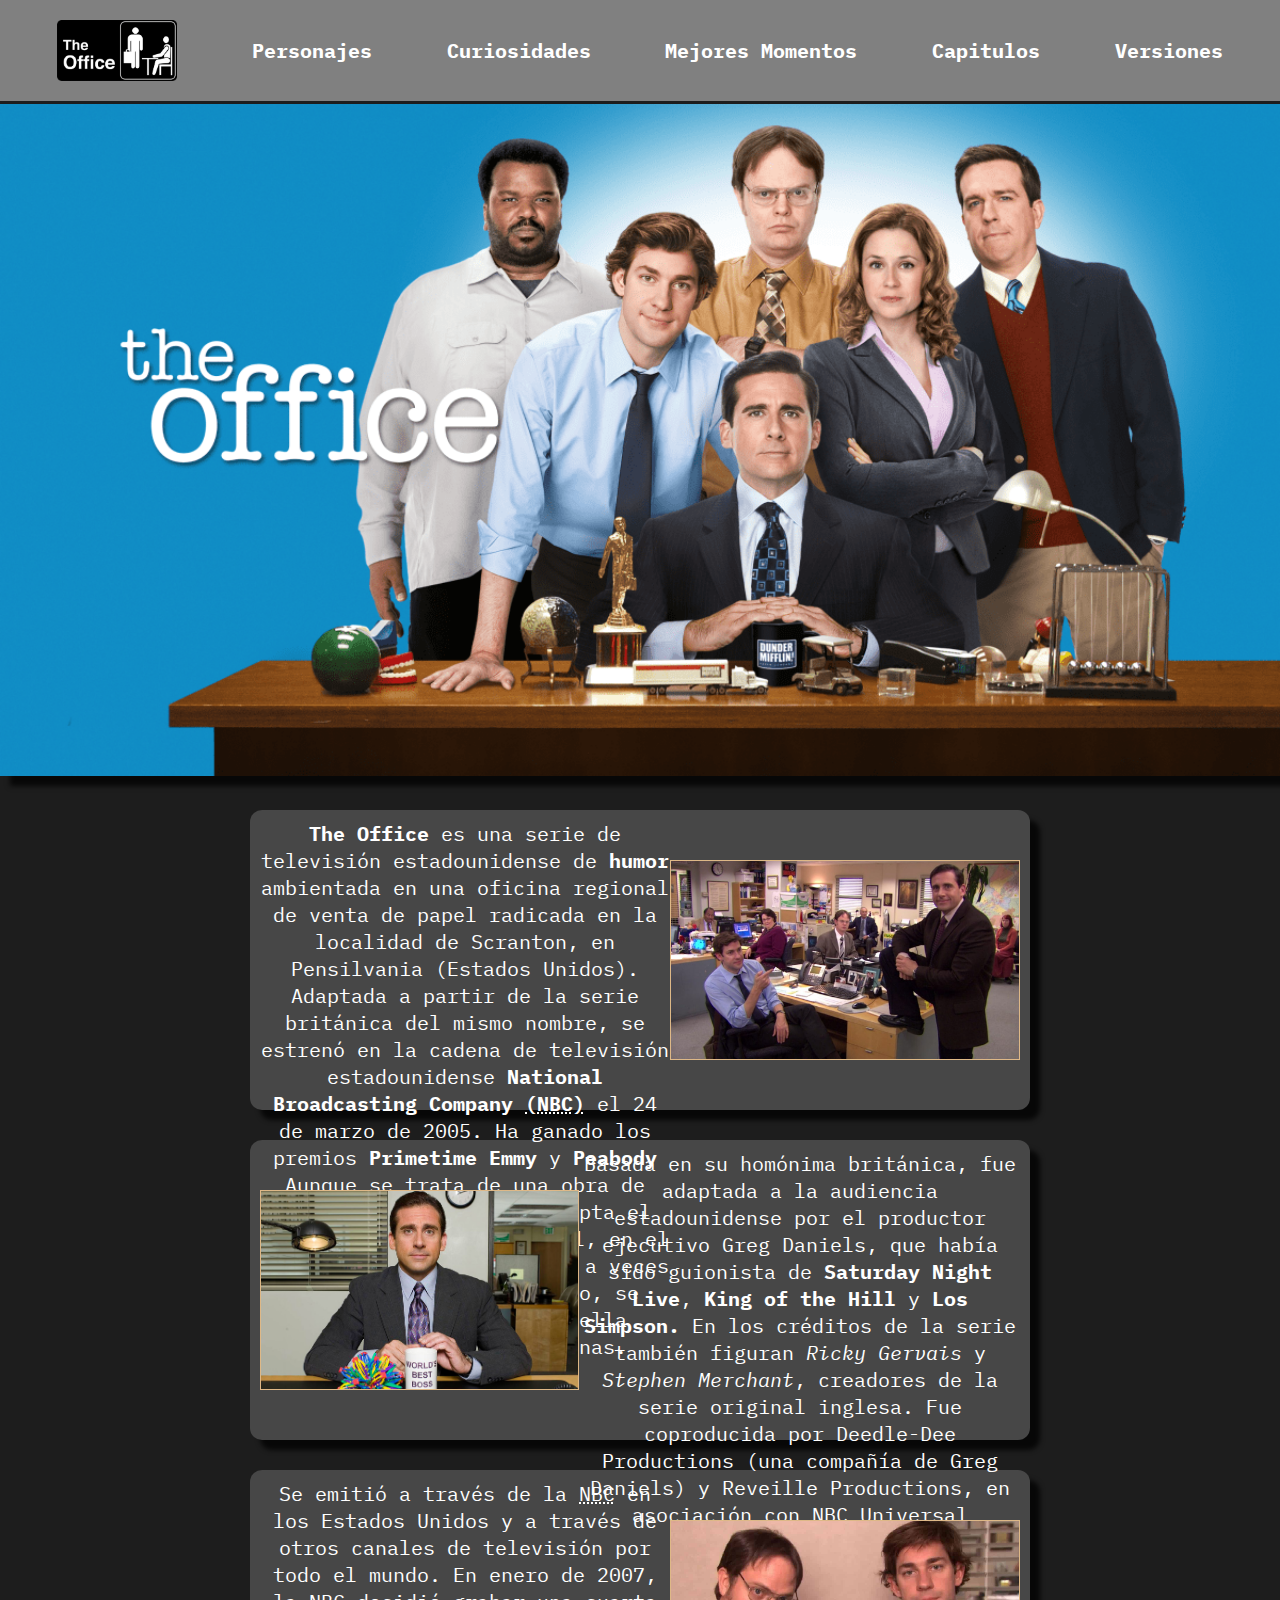
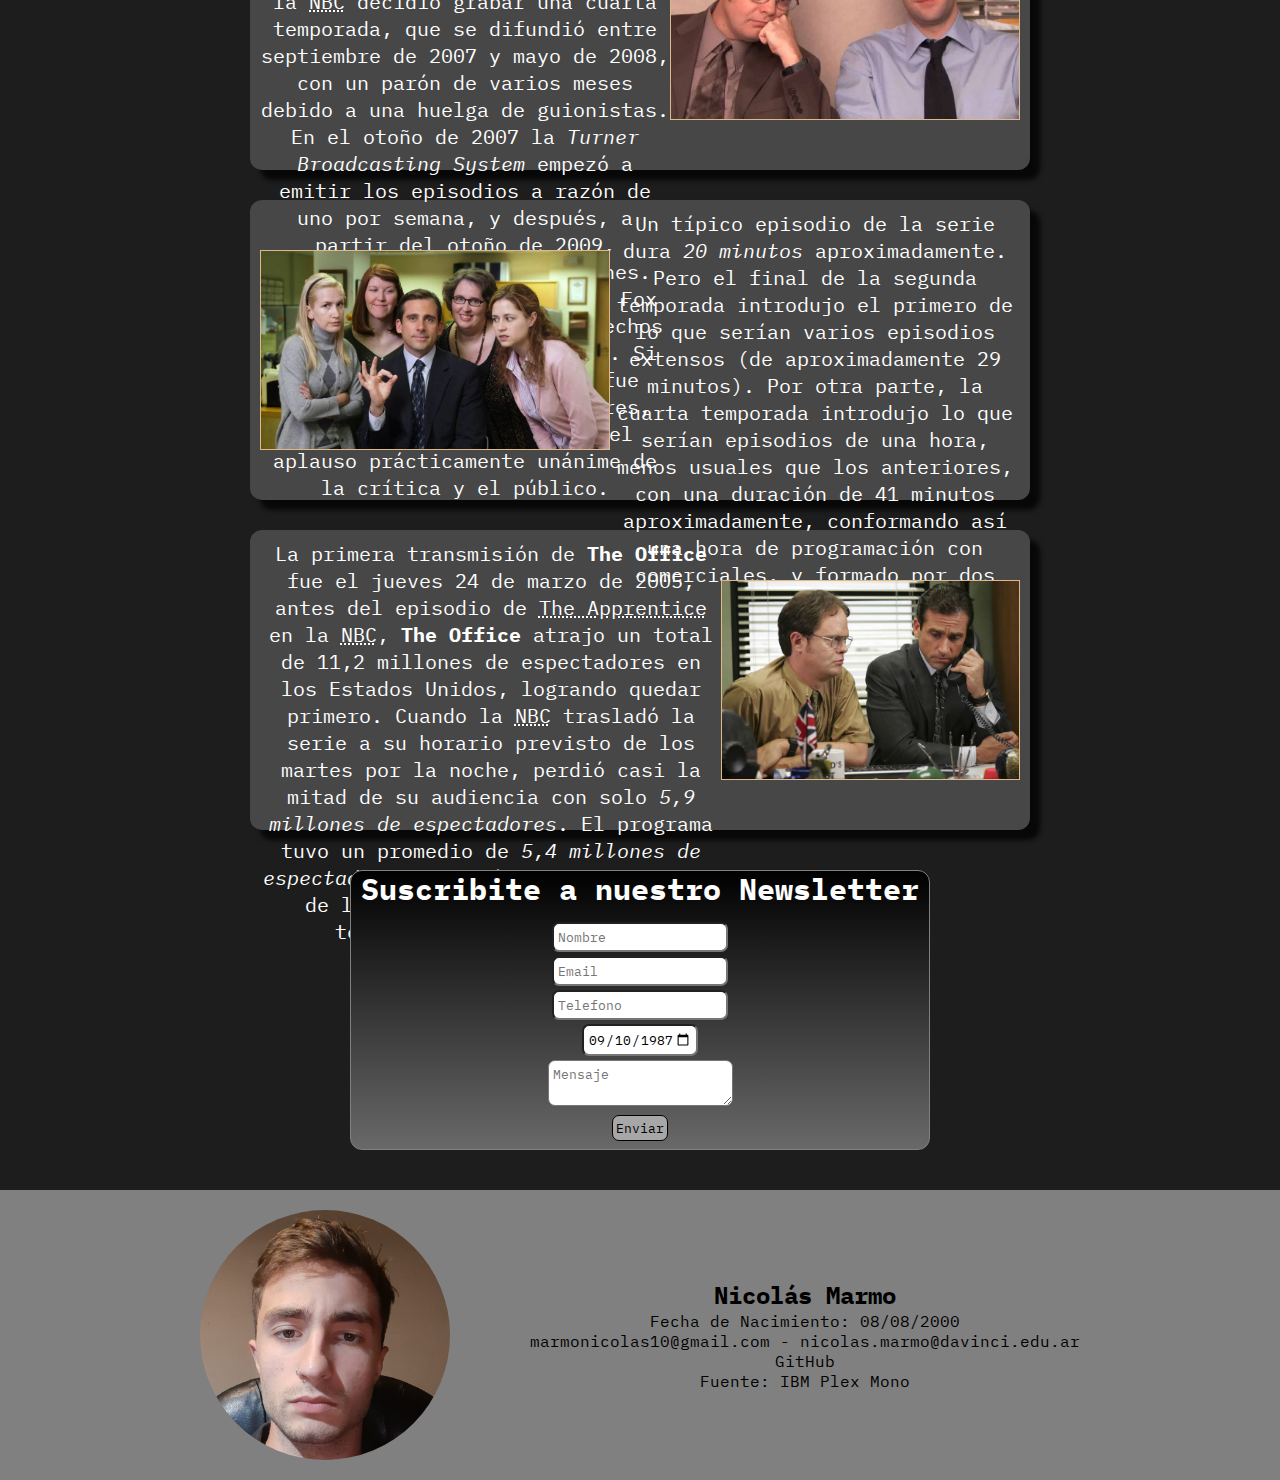
<file: index.html>
<!DOCTYPE html>
<html lang="es">

<head>
    <meta charset="UTF-8">
    <meta http-equiv="X-UA-Compatible" content="IE=edge">
    <meta name="viewport" content="width=device-width, initial-scale=1.0">
    <link rel="stylesheet" href="public/css/style.css">
    <link rel="preconnect" href="https://fonts.googleapis.com">
    <link rel="preconnect" href="https://fonts.gstatic.com" crossorigin>
    <link href="https://fonts.googleapis.com/css2?family=IBM+Plex+Mono:wght@200&display=swap" rel="stylesheet">
    <link rel="shortcut icon" href="public/img/logo/favicon/logo.ico">
    <title>The Office</title>
</head>

<body>
    <header>
        <ul class="menu-header">
            <li>
                <a href="index.html" class="menu-options"><img src="public/img/logo/logo.png" alt="Logo The Office"></a>
            </li>
            <li>
                <a href="personajes.html" class="menu-options">Personajes</a>
            </li>
            <li>
                <a href="curiosidades.html" class="menu-options">Curiosidades</a>
            </li>
            <li>
                <a href="mejoresMomentos.html" class="menu-options">Mejores Momentos</a>
            </li>
            <li>
                <a href="capitulos.html" class="menu-options">Capitulos</a>
            </li>
            <li>
                <a href="versiones.html" class="menu-options">Versiones</a>
            </li>
        </ul>
    </header>
    <main>
        <section>
            <h1 class="tittle" lang="en">The Office</h1>

            <a href="https://www.imdb.com/title/tt0386676/?ref_=nv_sr_srsg_0" target="_blank"><img class="foto-central"
                    src="public/img/TOcentrl.png" alt="foto elenco the office"></a>
        </section>

        <section>
            <div class="parrafos">
                <div class="parrafoD">
                    <p><strong>The Office</strong> es una serie de televisión estadounidense de <strong>humor</strong>
                        ambientada en una
                        oficina regional de venta de papel radicada en la localidad de Scranton, en Pensilvania (Estados
                        Unidos).
                        Adaptada a partir de la serie británica del mismo nombre, se estrenó en la cadena de televisión
                        estadounidense
                        <strong lang="en">National Broadcasting Company <abbr
                                title="National Broadcasting Company">(NBC)</abbr></strong> el 24 de marzo de 2005. Ha
                        ganado
                        los
                        premios <strong lang="en">Primetime Emmy</strong> y <strong>Peabody</strong>
                        Aunque se trata de una obra de ficción, la grabación adopta el formato de falso documental, en
                        el
                        sentido de
                        que
                        los actores a veces miran a cámara e, incluso, se dirigen directamente a ella comentando algunas
                        escenas.
                    </p>
                    <img src="public/img/main/parrafo1.jpg" alt="Vendedores de Dunder Mifflin">
                </div>
                <div class="parrafoI">
                    <p>
                        Basada en su homónima británica, fue adaptada a la audiencia estadounidense por el productor
                        ejecutivo
                        Greg
                        Daniels, que había sido guionista de <strong lang="en">Saturday Night Live</strong>,
                        <strong>King of the Hill</strong> y
                        <strong>Los
                            Simpson.</strong>
                        En los créditos de la serie también figuran <em lang="en">Ricky Gervais </em> y <em>Stephen
                            Merchant</em>,
                        creadores
                        de la serie
                        original inglesa. Fue
                        coproducida por Deedle-Dee Productions (una compañía de Greg Daniels) y Reveille Productions, en
                        asociación
                        con
                        <abbr title="National Broadcasting Company">NBC</abbr> Universal Television.
                    </p>
                    <img src="public/img/main/parrafo2.jpeg" alt="Michael Scott">
                </div>
                <div class="parrafoD">
                    <p>
                        Se emitió a través de la <abbr title="National Broadcasting Company">NBC</abbr> en los Estados
                        Unidos y a través de otros canales de televisión por todo el mundo. En enero de 2007, la <abbr
                            title="National Broadcasting Company">NBC</abbr> decidió grabar una cuarta temporada, que se
                        difundió entre septiembre de 2007 y mayo de
                        2008, con un parón de varios meses debido a una huelga de guionistas. En el otoño de 2007 la <em
                            lang="en">Turner Broadcasting System</em>
                        empezó a emitir los episodios a razón de uno por semana, y después, a partir del otoño de 2009,
                        diariamente de lunes a viernes. Los canales de televisión de Fox también consiguieron los
                        derechos de la
                        serie en otoño de 2009.
                        Si bien la primera temporada fue acogida con opiniones dispares, las siguientes cosecharon el
                        aplauso prácticamente unánime de la crítica y el público.
                    </p>
                    <img src="public/img/main/parrafo3.webp" alt="Dwight y Jim">
                </div>
                <div class="parrafoI">
                    <p>
                        Un típico episodio de la serie dura <em>20 minutos</em> aproximadamente. Pero el final de la
                        segunda
                        temporada introdujo
                        el primero de lo que serían varios episodios extensos (de aproximadamente 29 minutos). Por otra
                        parte, la cuarta temporada introdujo lo que serían episodios de una hora, menos usuales que los
                        anteriores, con una
                        duración de 41 minutos aproximadamente, conformando así una hora de programación con
                        comerciales, y formado por
                        dos episodios.
                    </p>
                    <img src="public/img/main/parrafo4.webp" alt="Michael Scott con las empleadas">
                </div>
                <div class="parrafoD">
                    <p>
                        La primera transmisión de <strong lang="en">The Office</strong> fue el jueves 24 de marzo de
                        2005,
                        antes del episodio de <abbr title="The Apprentice" lang="en">The
                            Apprentice</abbr> en la <abbr title="National Broadcasting Company">NBC</abbr>, <strong
                            lang="en">The Office</strong> atrajo un total de 11,2 millones de espectadores en los
                        Estados
                        Unidos, logrando quedar primero. Cuando la <abbr
                            title="National Broadcasting Company">NBC</abbr>
                        trasladó la serie a su horario previsto de los
                        martes por la noche, perdió casi la mitad de su audiencia con solo <em>5,9 millones de
                            espectadores</em>.
                        El programa tuvo un promedio de <em>5,4 millones de espectadores</em>, colocándolo en el n.º102
                        de
                        la
                        temporada 2004-2005 de la televisión estadounidense.
                    </p>
                    <img src="public/img/main/parrafo5.webp" alt="Michael y Dwight hablando por telefono">
                </div>
                <div class="parrafoC">
                    <form action="#" method="post">
                        <div class="cajita">
                        <h2>Suscribite a nuestro Newsletter</h2>
                        <ul>
                            <li>
                                <label for="name">Nombre</label>
                                <input type="text" id="name" name="user_name" placeholder="Nombre">
                            </li>
                            <li>
                                <label for="mail">Correo electrónico</label>
                                <input type="email" id="mail" name="user_mail" placeholder="Email">
                            </li>
                            <li>
                                <label for="telefono">telefono</label>
                                <input type="tel" id="telefono" name="telefono" placeholder="Telefono">
                            </li>
                            <label for="nacimiento">Fecha de nacimiento</label>
                            <input type="date" name="nacimiento" id="nacimiento" min="1980-01-01" max="2023-01-01" value="1987-09-10" placeholder="Fecha de Nacimiento">
                            <li>
                                <label for="msg">Mensaje</label>
                                <textarea id="msg" name="user_message" placeholder="Mensaje"></textarea>
                            </li>
                            <li class="button">
                                <button type="submit">Enviar</button>
                            </li>
                        </div>
                        </ul>
                    </form>
                </div>
            </div>
        </section>
    </main>

    <footer>
        <img src="public/img/footer/fotoPerfil.jpg" alt="Foto perfil Nicolas Marmo">
        <ul>
            <li>
                <h2>Nicolás Marmo</h2>
            </li>
            <li>Fecha de Nacimiento: 08/08/2000</li>
            <li>marmonicolas10@gmail.com - nicolas.marmo@davinci.edu.ar</li>
            <li><a href="https://github.com/nicomarmo">GitHub</a></li>
            <li><a href="https://fonts.google.com/specimen/IBM+Plex+Mono">Fuente: IBM Plex Mono</a></li>
        </ul>
    </footer>

</body>

</html>
</file>
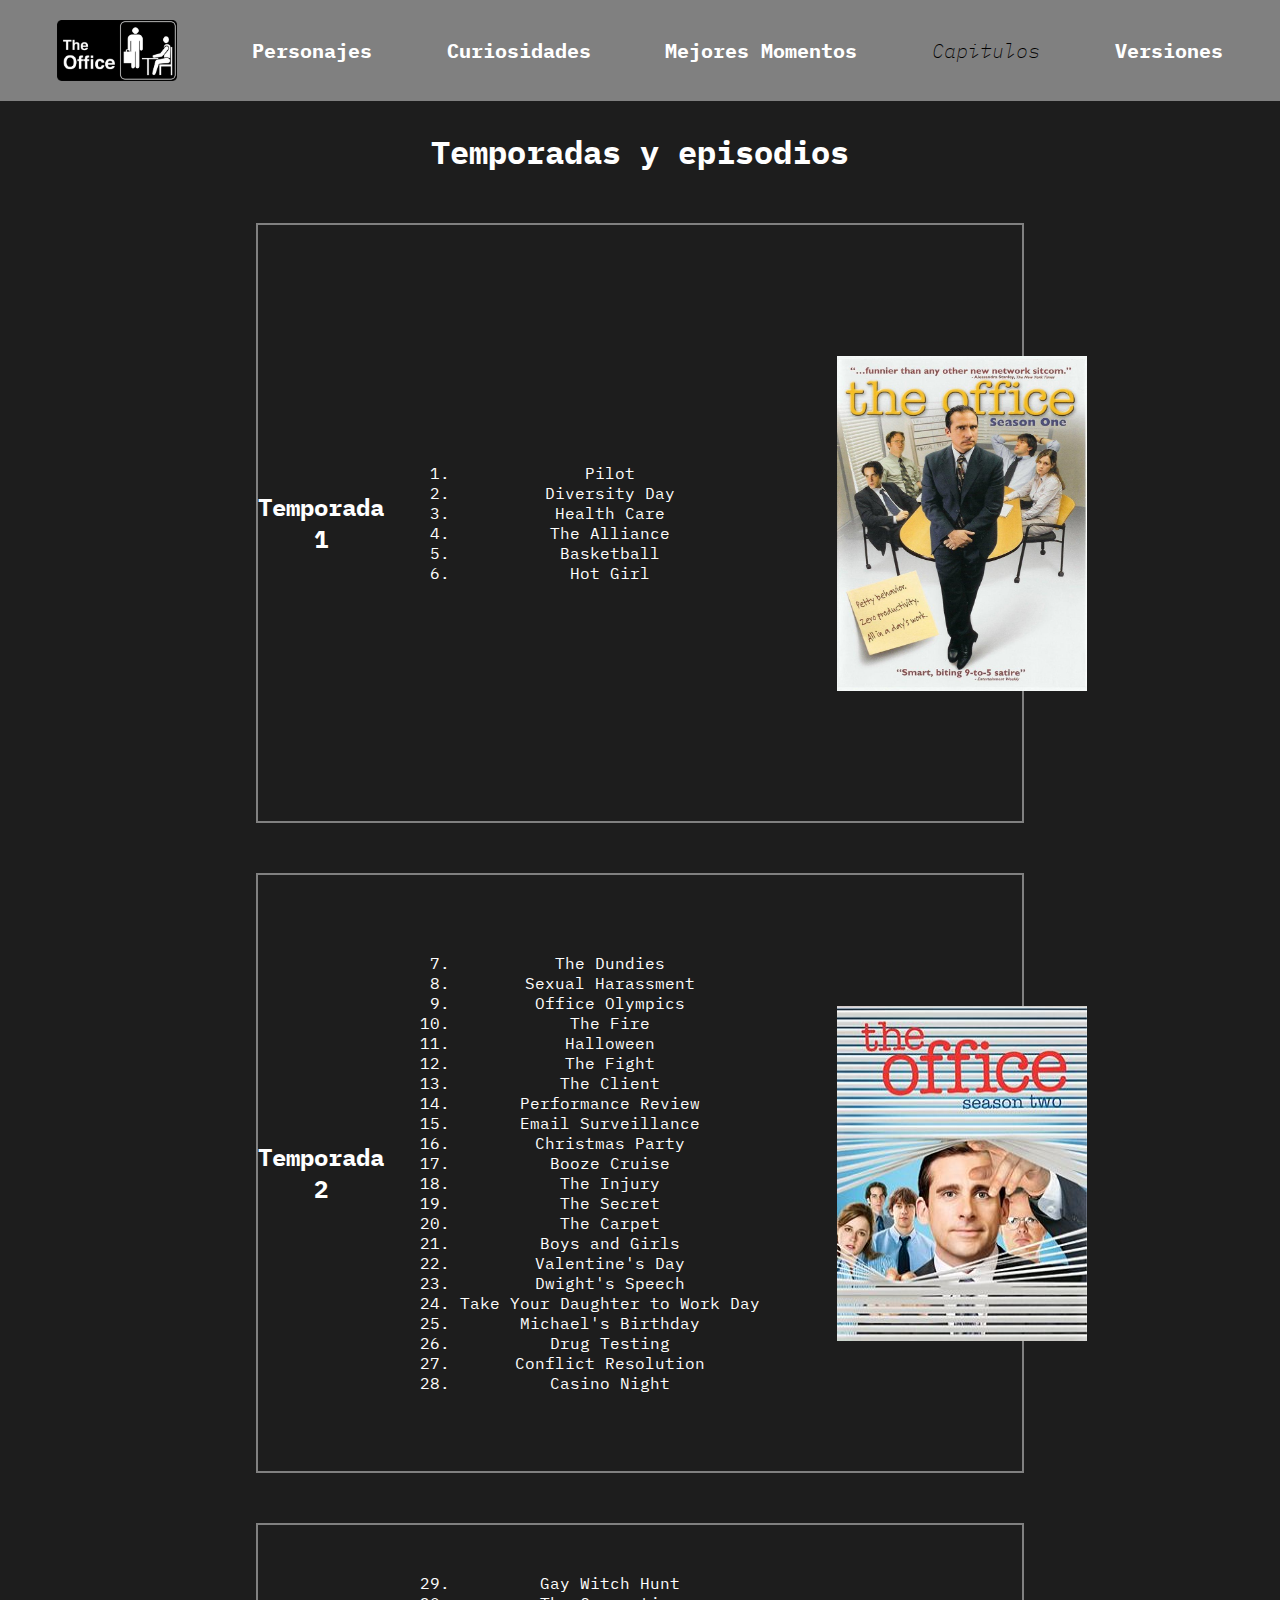
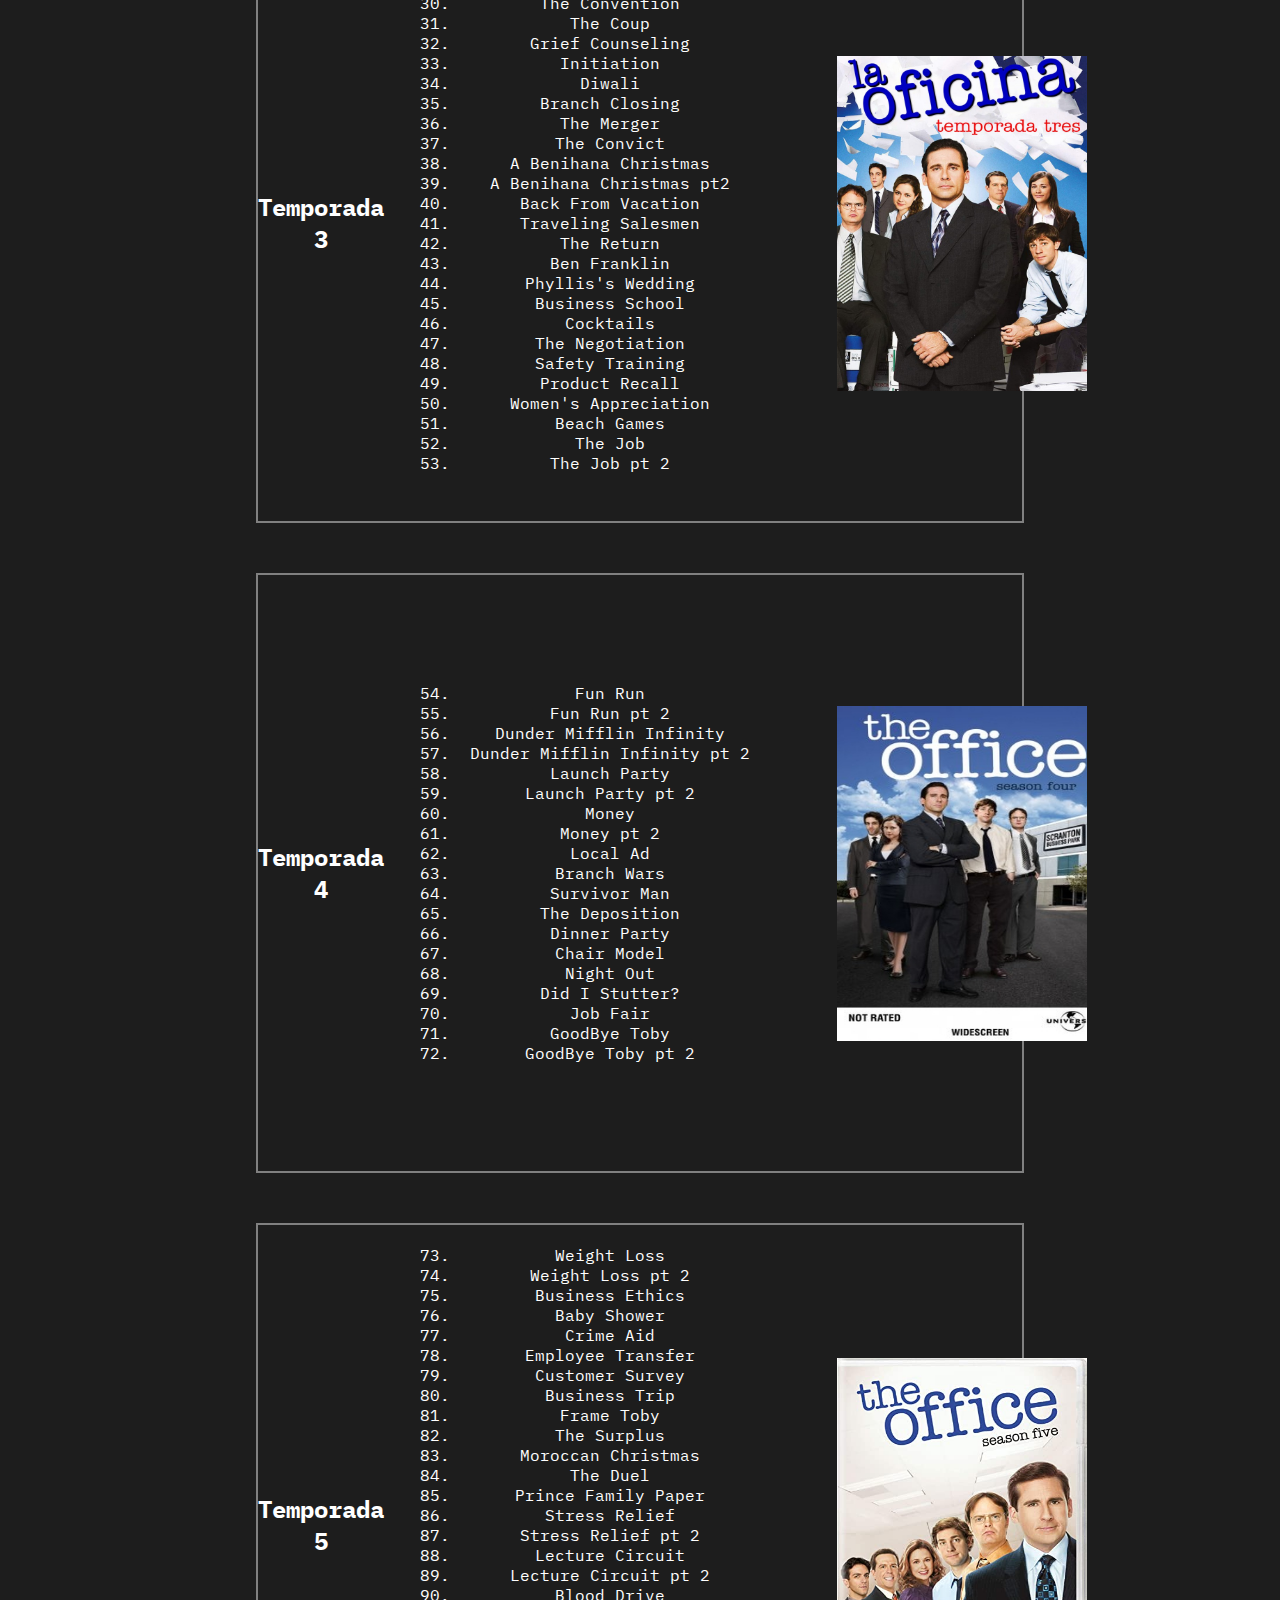
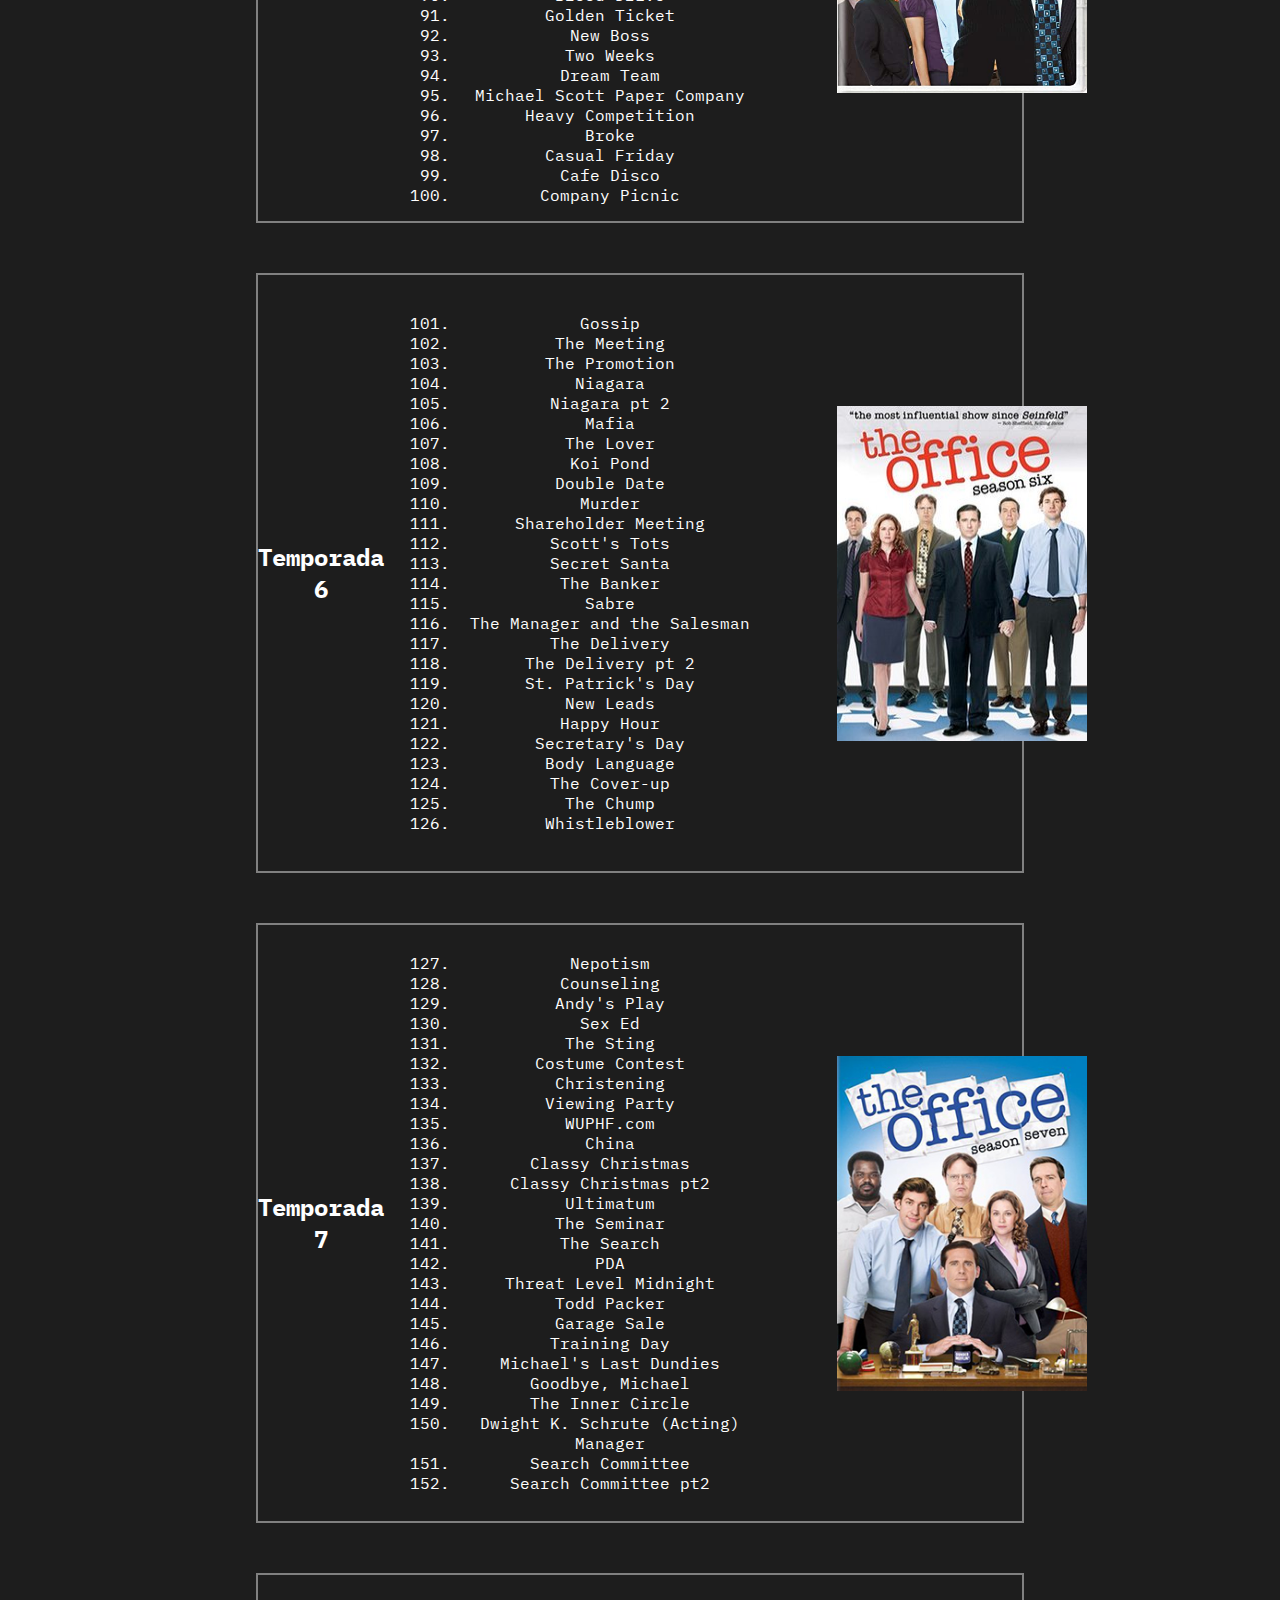
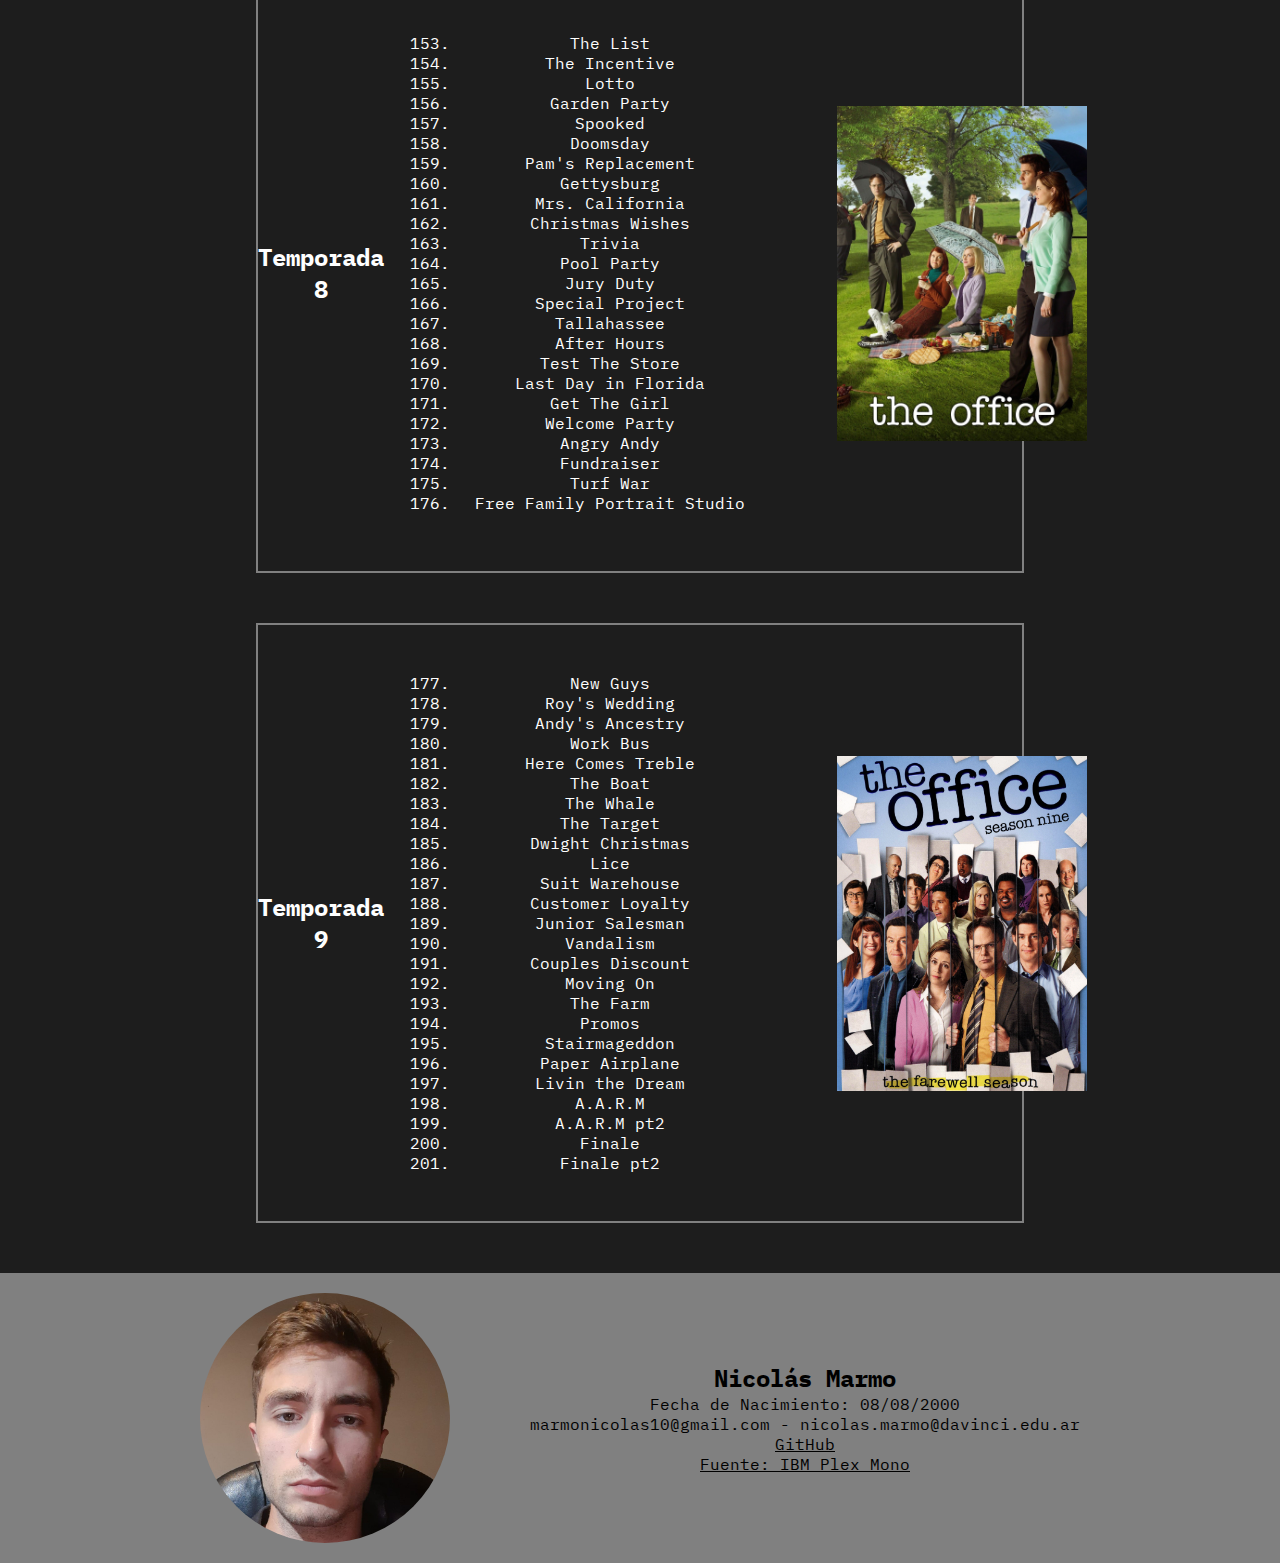
<file: capitulos.html>
<!DOCTYPE html>
<html lang="es">

<head>
    <meta charset="UTF-8">
    <meta http-equiv="X-UA-Compatible" content="IE=edge">
    <meta name="viewport" content="width=device-width, initial-scale=1.0">
    <link rel="stylesheet" href="public/css/capitulosStyle.css">
    <link rel="preconnect" href="https://fonts.googleapis.com">
    <link rel="preconnect" href="https://fonts.gstatic.com" crossorigin>
    <link href="https://fonts.googleapis.com/css2?family=IBM+Plex+Mono:wght@200&display=swap" rel="stylesheet">
    <link rel="shortcut icon" href="public/img/logo/favicon/logo.ico">
    <title>Capitulos</title>
</head>

<body>
    <header>
        <ul class="menu-header">
            <li>
                <a href="index.html" class="menu-options"><img src="public/img/logo/logo.png" alt="Logo The Office"></a>
            </li>
            <li>
                <a href="personajes.html" class="menu-options">Personajes</a>
            </li>
            <li>
                <a href="curiosidades.html" class="menu-options">Curiosidades</a>
            </li>
            <li>
                <a href="mejoresMomentos.html" class="menu-options">Mejores Momentos</a>
            </li>
            <li>
                <a class="d" href="capitulos.html" class="menu-options">Capitulos</a>
            </li>
            <li>
                <a href="versiones.html" class="menu-options">Versiones</a>
            </li>
        </ul>
    </header>
    <main>
        <h1>Temporadas y episodios</h1>
        <section>
            <div class="cont-temporadas">
                <div class="temporada">
                    <h2>Temporada 1</h2>
                    <ol type="1" lang="en">
                        <li>Pilot</li>
                        <li>Diversity Day</li>
                        <li>Health Care</li>
                        <li>The Alliance</li>
                        <li>Basketball</li>
                        <li>Hot Girl</li>
                    </ol>
                    <img src="public/img/temporadasIMG/temp1.jpg" alt="Poster temporada 1">
                </div>

                <div class="temporada">
                    <h2>Temporada 2</h2>
                    <ol type="1" start="7" lang="en">
                        <li>The Dundies</li>
                        <li>Sexual Harassment</li>
                        <li>Office Olympics</li>
                        <li>The Fire</li>
                        <li>Halloween</li>
                        <li>The Fight</li>
                        <li>The Client</li>
                        <li>Performance Review</li>
                        <li>Email Surveillance</li>
                        <li>Christmas Party</li>
                        <li>Booze Cruise</li>
                        <li>The Injury</li>
                        <li>The Secret</li>
                        <li>The Carpet</li>
                        <li>Boys and Girls</li>
                        <li>Valentine's Day</li>
                        <li>Dwight's Speech</li>
                        <li>Take Your Daughter to Work Day</li>
                        <li>Michael's Birthday</li>
                        <li>Drug Testing</li>
                        <li>Conflict Resolution</li>
                        <li>Casino Night</li>
                    </ol>
                    <img src="public/img/temporadasIMG/temp2.jpg" alt="Poster temporada 2">
                </div>

                <div class="temporada">
                    <h2>Temporada 3</h2>
                    <ol type="1" start="29" lang="en">
                        <li>Gay Witch Hunt</li>
                        <li>The Convention</li>
                        <li>The Coup</li>
                        <li>Grief Counseling</li>
                        <li>Initiation</li>
                        <li>Diwali</li>
                        <li>Branch Closing</li>
                        <li>The Merger</li>
                        <li>The Convict</li>
                        <li>A Benihana Christmas</li>
                        <li>A Benihana Christmas pt2</li>
                        <li>Back From Vacation</li>
                        <li>Traveling Salesmen</li>
                        <li>The Return</li>
                        <li>Ben Franklin</li>
                        <li>Phyllis's Wedding</li>
                        <li>Business School</li>
                        <li>Cocktails</li>
                        <li>The Negotiation</li>
                        <li>Safety Training</li>
                        <li>Product Recall</li>
                        <li>Women's Appreciation</li>
                        <li>Beach Games</li>
                        <li>The Job</li>
                        <li>The Job pt 2</li>
                    </ol>
                    <img src="public/img/temporadasIMG/temp3.download" alt="Poster temporada 3">
                </div>

                <div class="temporada">
                    <h2>Temporada 4</h2>
                    <ol type="1" start="54" lang="en">
                        <li>Fun Run</li>
                        <li>Fun Run pt 2</li>
                        <li>Dunder Mifflin Infinity</li>
                        <li>Dunder Mifflin Infinity pt 2</li>
                        <li>Launch Party</li>
                        <li>Launch Party pt 2</li>
                        <li>Money</li>
                        <li>Money pt 2</li>
                        <li>Local Ad</li>
                        <li>Branch Wars</li>
                        <li>Survivor Man</li>
                        <li>The Deposition</li>
                        <li>Dinner Party</li>
                        <li>Chair Model</li>
                        <li>Night Out</li>
                        <li>Did I Stutter?</li>
                        <li>Job Fair</li>
                        <li>GoodBye Toby</li>
                        <li>GoodBye Toby pt 2</li>
                    </ol>
                    <img src="public/img/temporadasIMG/temp4.jpg" alt="Poster temporada 4">
                </div>

                <div class="temporada">
                    <h2>Temporada 5</h2>
                    <ol type="1" start="73" lang="en">
                        <li>Weight Loss</li>
                        <li>Weight Loss pt 2</li>
                        <li>Business Ethics</li>
                        <li>Baby Shower</li>
                        <li>Crime Aid</li>
                        <li>Employee Transfer</li>
                        <li>Customer Survey</li>
                        <li>Business Trip</li>
                        <li>Frame Toby</li>
                        <li>The Surplus</li>
                        <li>Moroccan Christmas</li>
                        <li>The Duel</li>
                        <li>Prince Family Paper</li>
                        <li>Stress Relief</li>
                        <li>Stress Relief pt 2</li>
                        <li>Lecture Circuit</li>
                        <li>Lecture Circuit pt 2</li>
                        <li>Blood Drive</li>
                        <li>Golden Ticket</li>
                        <li>New Boss</li>
                        <li>Two Weeks</li>
                        <li>Dream Team</li>
                        <li>Michael Scott Paper Company</li>
                        <li>Heavy Competition</li>
                        <li>Broke</li>
                        <li>Casual Friday</li>
                        <li>Cafe Disco</li>
                        <li>Company Picnic</li>
                    </ol>
                    <img src="public/img/temporadasIMG/temp5.jpg" alt="Poster temporada 5">
                </div>

                <div class="temporada">
                    <h2>Temporada 6</h2>
                    <ol type="1" start="101" lang="en">
                        <li>Gossip</li>
                        <li>The Meeting</li>
                        <li>The Promotion</li>
                        <li>Niagara</li>
                        <li>Niagara pt 2</li>
                        <li>Mafia</li>
                        <li>The Lover</li>
                        <li>Koi Pond</li>
                        <li>Double Date</li>
                        <li>Murder</li>
                        <li>Shareholder Meeting</li>
                        <li>Scott's Tots</li>
                        <li>Secret Santa</li>
                        <li>The Banker</li>
                        <li>Sabre</li>
                        <li>The Manager and the Salesman</li>
                        <li>The Delivery</li>
                        <li>The Delivery pt 2</li>
                        <li>St. Patrick's Day</li>
                        <li>New Leads</li>
                        <li>Happy Hour</li>
                        <li>Secretary's Day</li>
                        <li>Body Language</li>
                        <li>The Cover-up</li>
                        <li>The Chump</li>
                        <li>Whistleblower</li>
                    </ol>
                    <img src="public/img/temporadasIMG/temp6.jpg" alt="Poster temporada 6">
                </div>

                <div class="temporada">
                    <h2>Temporada 7</h2>
                    <ol type="1" start="127" lang="en">
                        <li>Nepotism</li>
                        <li>Counseling</li>
                        <li>Andy's Play</li>
                        <li>Sex Ed</li>
                        <li>The Sting</li>
                        <li>Costume Contest</li>
                        <li>Christening</li>
                        <li>Viewing Party</li>
                        <li>WUPHF.com</li>
                        <li>China</li>
                        <li>Classy Christmas</li>
                        <li>Classy Christmas pt2</li>
                        <li>Ultimatum</li>
                        <li>The Seminar</li>
                        <li>The Search</li>
                        <li>PDA</li>
                        <li>Threat Level Midnight</li>
                        <li>Todd Packer</li>
                        <li>Garage Sale</li>
                        <li>Training Day</li>
                        <li>Michael's Last Dundies</li>
                        <li>Goodbye, Michael</li>
                        <li>The Inner Circle</li>
                        <li>Dwight K. Schrute (Acting) Manager</li>
                        <li>Search Committee</li>
                        <li>Search Committee pt2</li>
                    </ol>
                    <img src="public/img/temporadasIMG/temp7.jpg" alt="Poster temporada 7">
                </div>

                <div class="temporada">
                    <h2>Temporada 8</h2>
                    <ol type="1" start="153" lang="en">
                        <li>The List</li>
                        <li>The Incentive</li>
                        <li>Lotto</li>
                        <li>Garden Party</li>
                        <li>Spooked</li>
                        <li>Doomsday</li>
                        <li>Pam's Replacement</li>
                        <li>Gettysburg</li>
                        <li>Mrs. California</li>
                        <li>Christmas Wishes</li>
                        <li>Trivia</li>
                        <li>Pool Party</li>
                        <li>Jury Duty</li>
                        <li>Special Project</li>
                        <li>Tallahassee</li>
                        <li>After Hours</li>
                        <li>Test The Store</li>
                        <li>Last Day in Florida</li>
                        <li>Get The Girl</li>
                        <li>Welcome Party</li>
                        <li>Angry Andy</li>
                        <li>Fundraiser</li>
                        <li>Turf War</li>
                        <li>Free Family Portrait Studio</li>
                    </ol>
                    <img src="public/img/temporadasIMG/temp8.jpg" alt="Poster temporada 8">
                </div>

                <div class="temporada">
                    <h2>Temporada 9</h2>
                    <ol type="1" start="177" lang="en">
                        <li>New Guys</li>
                        <li>Roy's Wedding</li>
                        <li>Andy's Ancestry</li>
                        <li>Work Bus</li>
                        <li>Here Comes Treble</li>
                        <li>The Boat</li>
                        <li>The Whale</li>
                        <li>The Target</li>
                        <li>Dwight Christmas</li>
                        <li>Lice</li>
                        <li>Suit Warehouse</li>
                        <li>Customer Loyalty</li>
                        <li>Junior Salesman</li>
                        <li>Vandalism</li>
                        <li>Couples Discount</li>
                        <li>Moving On</li>
                        <li>The Farm</li>
                        <li>Promos</li>
                        <li>Stairmageddon</li>
                        <li>Paper Airplane</li>
                        <li>Livin the Dream</li>
                        <li>A.A.R.M</li>
                        <li>A.A.R.M pt2</li>
                        <li>Finale</li>
                        <li>Finale pt2</li>
                    </ol>
                    <img src="public/img/temporadasIMG/temp9.webp" alt="Poster temporada 9">
                </div>
            </div>
        </section>
    </main>
    <footer>
        <img src="public/img/footer/fotoPerfil.jpg" alt="Foto perfil Nicolas Marmo">
        <ul>
            <li>
                <h2>Nicolás Marmo</h2>
            </li>
            <li>Fecha de Nacimiento: 08/08/2000</li>
            <li>marmonicolas10@gmail.com - nicolas.marmo@davinci.edu.ar</li>
            <li><a href="https://github.com/nicomarmo">GitHub</a></li>
            <li><a href="https://fonts.google.com/specimen/IBM+Plex+Mono">Fuente: IBM Plex Mono</a></li>
        </ul>
    </footer>
</body>

</html>
</file>
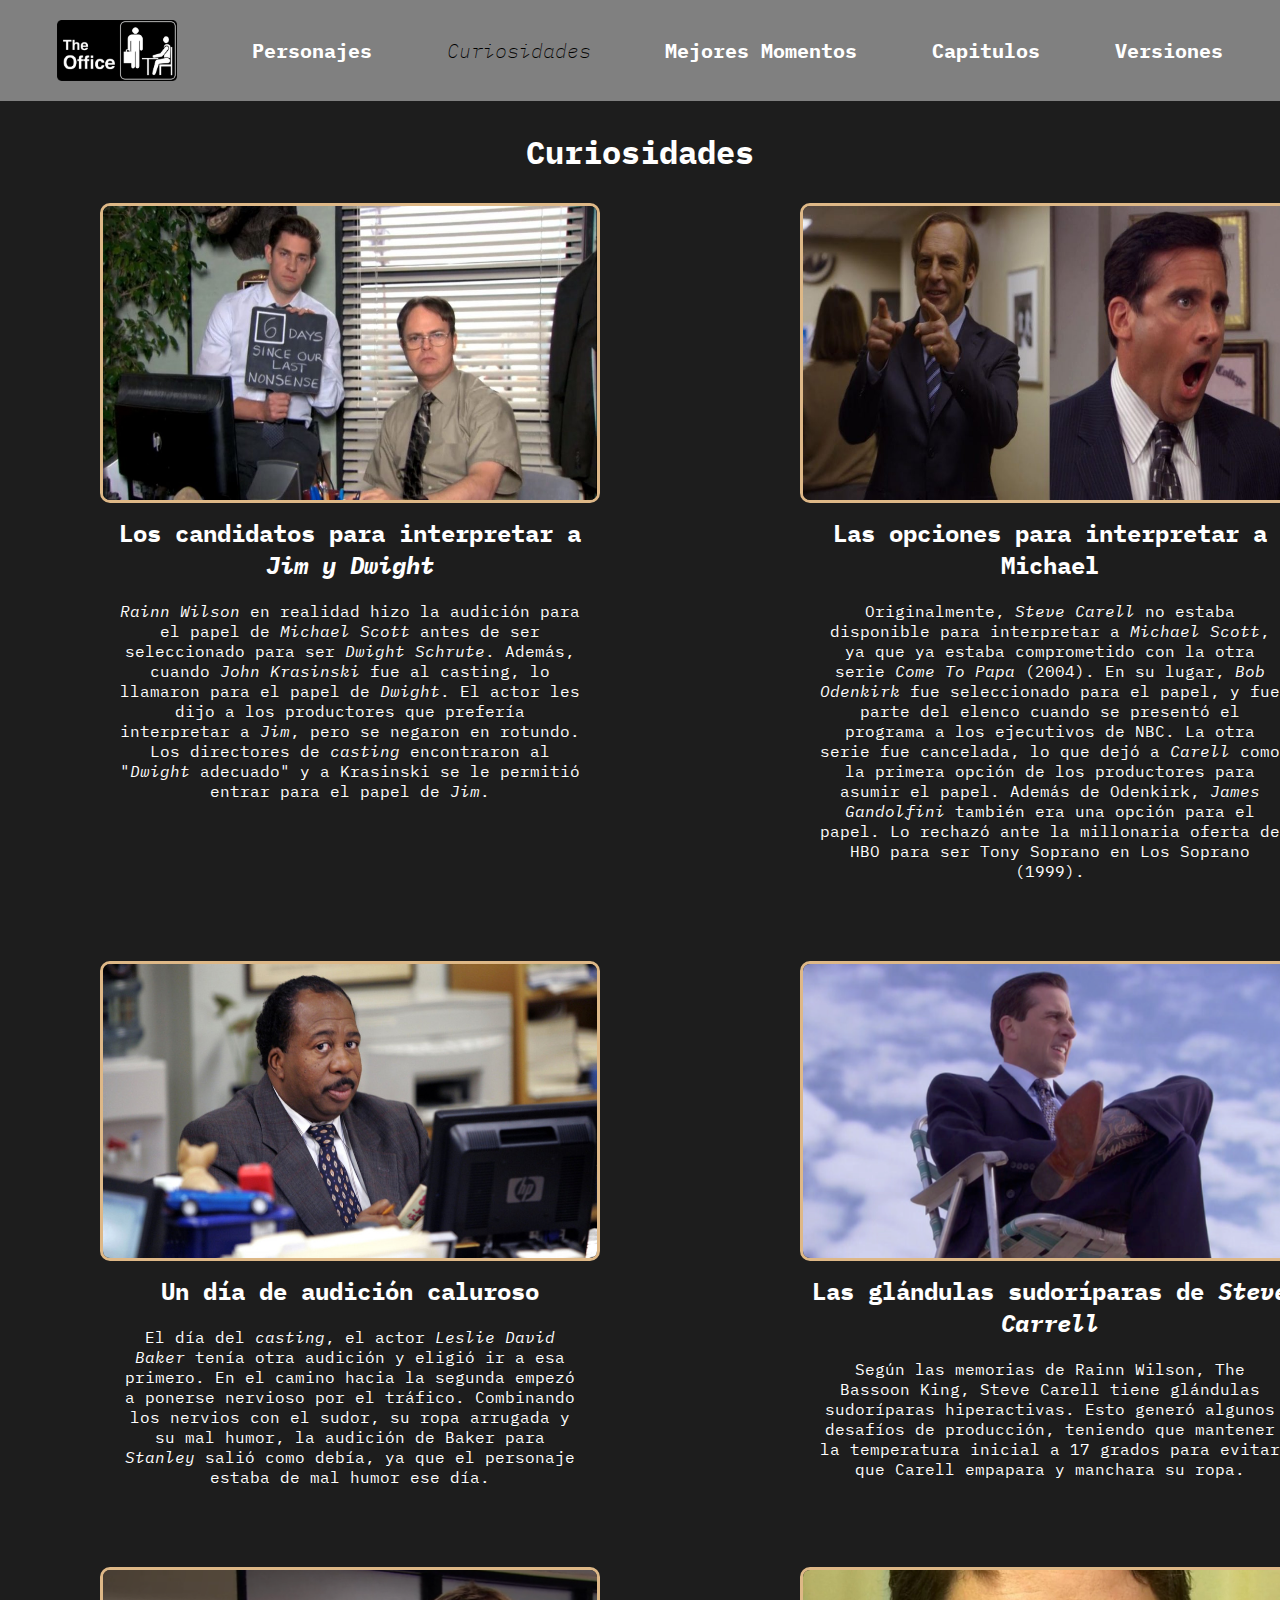
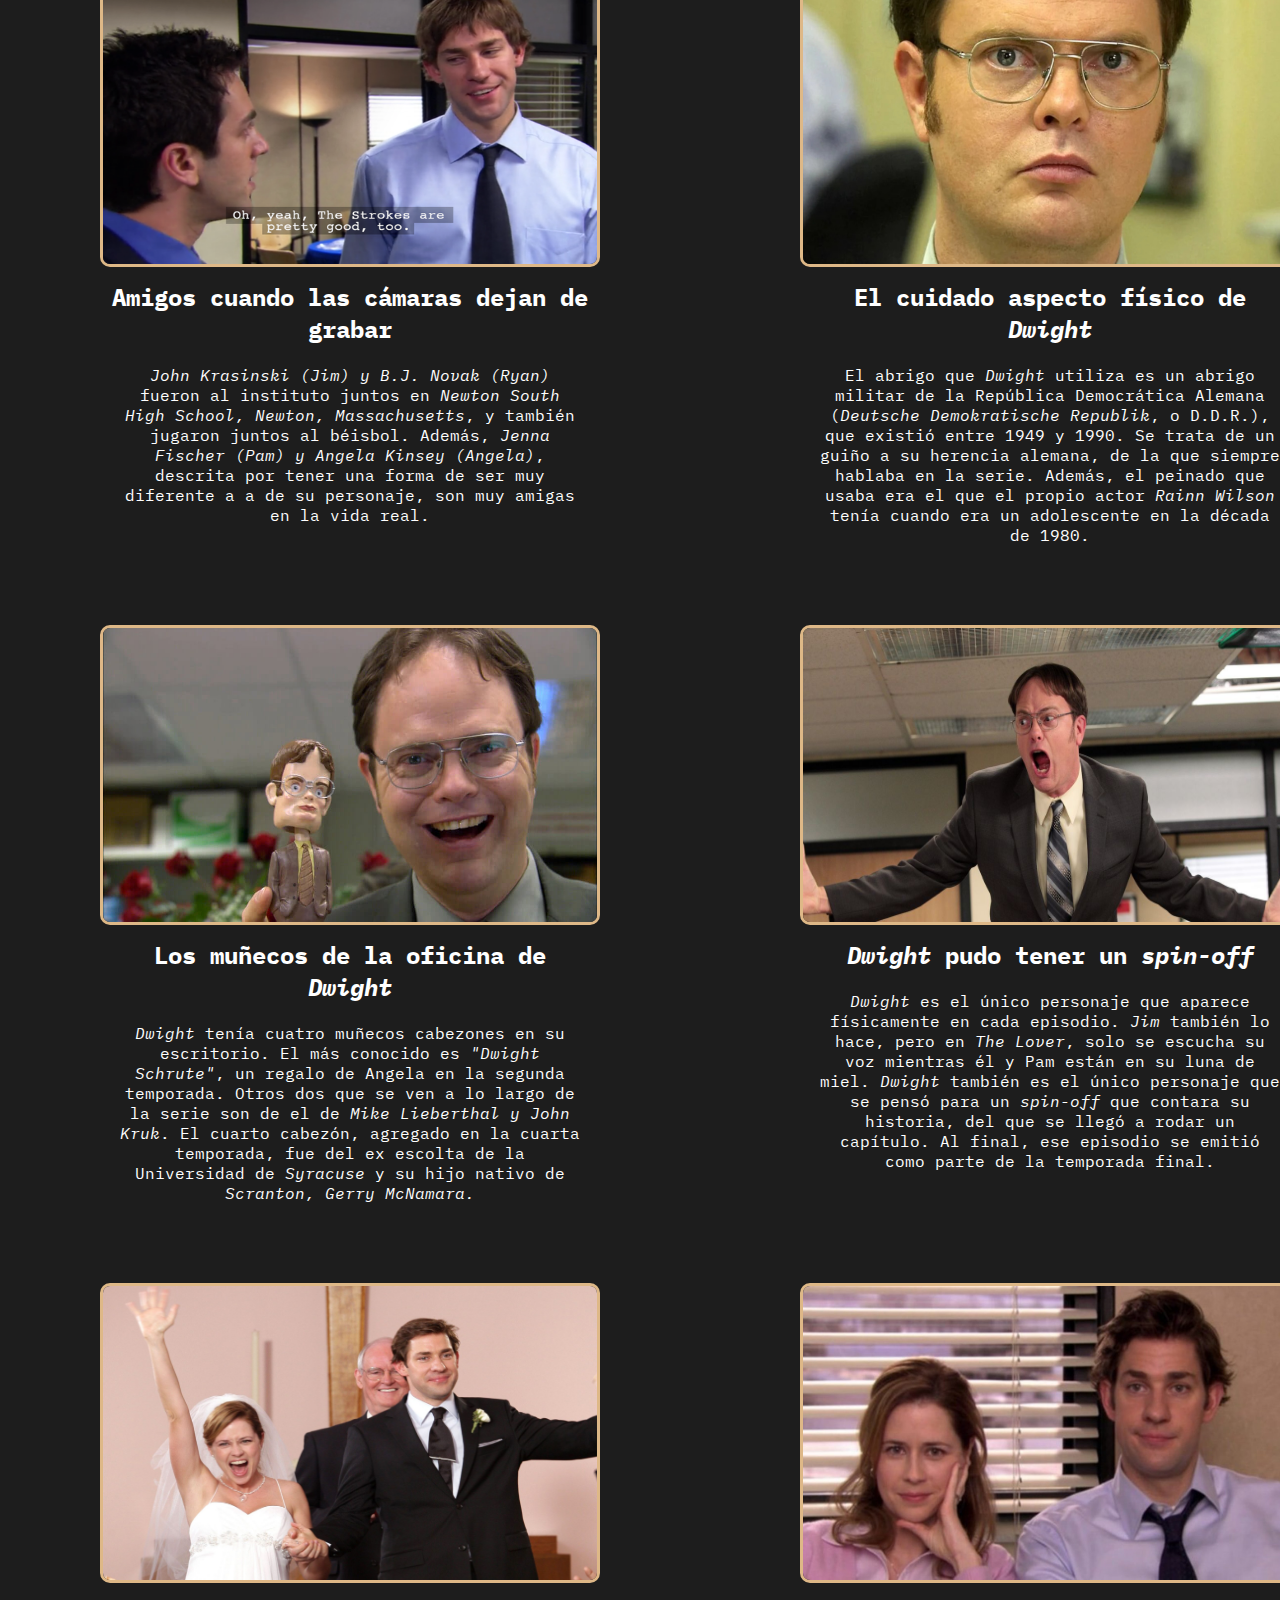
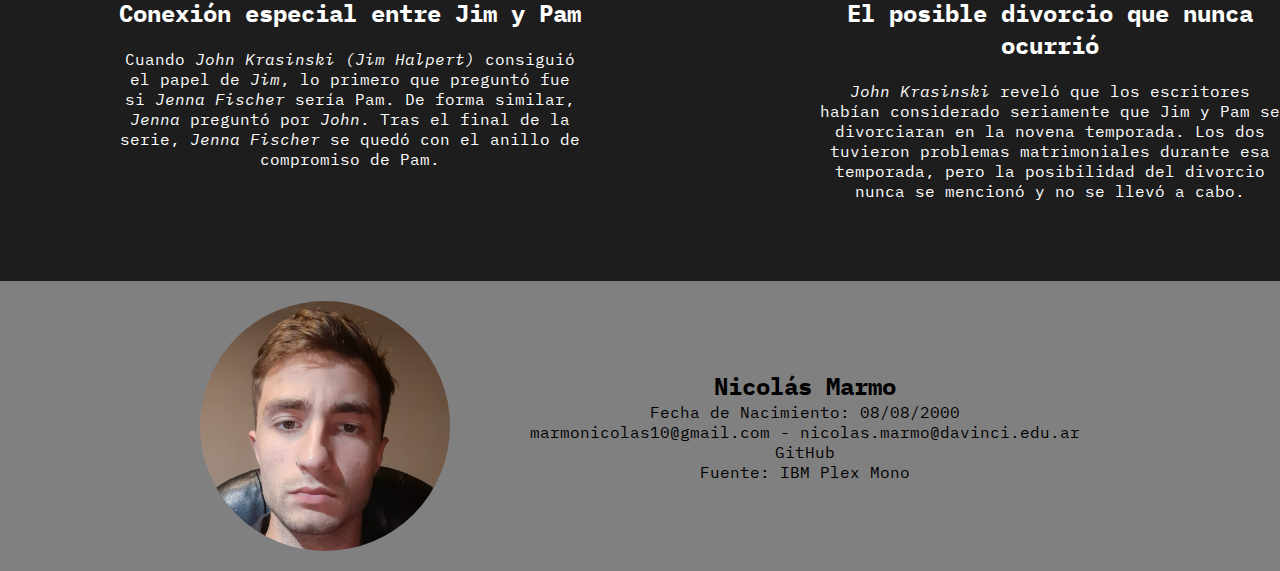
<file: curiosidades.html>
<!DOCTYPE html>
<html lang="es">

<head>
    <meta charset="UTF-8">
    <meta http-equiv="X-UA-Compatible" content="IE=edge">
    <meta name="viewport" content="width=device-width, initial-scale=1.0">
    <link rel="stylesheet" href="public/css/curiosidadesStyle.css">
    <link rel="preconnect" href="https://fonts.googleapis.com">
    <link rel="preconnect" href="https://fonts.gstatic.com" crossorigin>
    <link href="https://fonts.googleapis.com/css2?family=IBM+Plex+Mono:wght@200&display=swap" rel="stylesheet">
    <link rel="shortcut icon" href="public/img/logo/favicon/logo.ico">
    <title>Curiosidades</title>
</head>

<body>
    <header>
        <ul class="menu-header">
            <li>
                <a href="index.html" class="menu-options"><img src="public/img/logo/logo.png" alt="Logo The Office"></a>
            </li>
            <li>
                <a href="personajes.html" class="menu-options">Personajes</a>
            </li>
            <li>
                <a class="d" href="curiosidades.html" class="menu-options">Curiosidades</a>
            </li>
            <li>
                <a href="mejoresMomentos.html" class="menu-options">Mejores Momentos</a>
            </li>
            <li>
                <a href="capitulos.html" class="menu-options">Capitulos</a>
            </li>
            <li>
                <a href="versiones.html" class="menu-options">Versiones</a>
            </li>
        </ul>
    </header>
    <main>
        <h1>Curiosidades</h1>
        <section>
            <div class="cont-curiosidades">
                <div class="curiosidades">
                    <img src="public/img/curiosidadesFotos/jimDwight.jpg" alt="Jim y Dwight">
                    <h2>Los candidatos para interpretar a <em lang="en">Jim y Dwight</em></h2>
                    <p><em lang="en">Rainn Wilson</em> en realidad hizo la audición para el papel de <em
                            lang="en">Michael Scott</em> antes de ser seleccionado para
                        ser <em lang="en">Dwight Schrute</em>. Además, cuando <em lang="en">John Krasinski</em> fue al
                        casting, lo llamaron para el papel de <em lang="en">Dwight</em>. El actor
                        les dijo a los productores que prefería interpretar a <em lang="en">Jim</em>, pero se negaron en
                        rotundo. Los directores de
                        <em lang="en">casting</em> encontraron al "<em lang="en">Dwight</em> adecuado" y a Krasinski se
                        le permitió entrar para el papel de <em lang="en">Jim</em>.
                    </p>
                </div>
                <div class="curiosidades">
                    <img src="public/img/curiosidadesFotos/michaelBob.jpg" alt="Michael y Bob">
                    <h2>Las opciones para interpretar a Michael</h2>
                    <p>Originalmente, <em lang="en">Steve Carell</em> no estaba disponible para interpretar a <em
                            lang="en">Michael Scott</em>, ya que ya estaba
                        comprometido con la otra serie <em lang="en">Come To Papa</em> (2004). En su lugar, <em
                            lang="en">Bob Odenkirk</em> fue seleccionado para el
                        papel, y fue parte del elenco cuando se presentó el programa a los ejecutivos de NBC. La otra
                        serie fue
                        cancelada, lo que dejó a <em lang="en">Carell</em> como la primera opción de los productores
                        para asumir el papel.
                        Además de Odenkirk, <em lang="en">James Gandolfini</em> también era una opción para el papel. Lo
                        rechazó ante la millonaria
                        oferta de <hbbr title="Home Box Office" lang="en">HBO</hbbr> para ser Tony Soprano en Los
                        Soprano (1999).</p>
                </div>
                <div class="curiosidades">
                    <img src="public/img/curiosidadesFotos/stanley.jpg" alt="Stanley">
                    <h2>Un día de audición caluroso</h2>
                    <p>El día del <em lang="en">casting</em>, el actor <em lang="en">Leslie David Baker</em> tenía otra
                        audición y eligió ir a esa primero. En el
                        camino hacia la segunda empezó a ponerse nervioso por el tráfico. Combinando los nervios con el
                        sudor,
                        su ropa arrugada y su mal humor, la audición de Baker para <em lang="en">Stanley</em> salió como
                        debía, ya que el personaje
                        estaba de mal humor ese día. </p>
                </div>
                <div class="curiosidades">
                    <img src="public/img/curiosidadesFotos/michaelSentado.webp" alt="Michael Sentado">
                    <h2>Las glándulas sudoríparas de <em lang="en">Steve Carrell</em></h2>
                    <p>Según las memorias de Rainn Wilson, The Bassoon King, Steve Carell tiene glándulas sudoríparas
                        hiperactivas. Esto generó algunos desafíos de producción, teniendo que mantener la temperatura
                        inicial a 17 grados para evitar que Carell empapara y manchara su ropa. </p>
                </div>
                <div class="curiosidades">
                    <img src="public/img/curiosidadesFotos/jimRyan.webp" alt="Jim y Ryan">
                    <h2>Amigos cuando las cámaras dejan de grabar</h2>
                    <p><em lang="en">John Krasinski (Jim) y B.J. Novak (Ryan)</em> fueron al instituto juntos en <em
                            lang="en">Newton South High School,
                            Newton, Massachusetts</em>, y también jugaron juntos al béisbol. Además, <em lang="en">Jenna
                            Fischer (Pam) y Angela Kinsey
                            (Angela)</em>, descrita por tener una forma de ser muy diferente a a de su personaje, son
                        muy amigas en la
                        vida real. </p>
                </div>
                <div class="curiosidades">
                    <img src="public/img/curiosidadesFotos/dwight.jpg" alt="Dwight">
                    <h2>El cuidado aspecto físico de <em lang="en">Dwight</em></h2>
                    <p>El abrigo que <em lang="en">Dwight</em> utiliza es un abrigo militar de la República Democrática
                        Alemana (<em lang="de">Deutsche
                            Demokratische Republik</em>, o D.D.R.), que existió entre 1949 y 1990. Se trata de un guiño
                        a su herencia
                        alemana, de la que siempre hablaba en la serie. Además, el peinado que usaba era el que el
                        propio actor
                        <em lang="en">Rainn Wilson</em> tenía cuando era un adolescente en la década de 1980.
                    </p>
                </div>
                <div class="curiosidades">
                    <img src="public/img/curiosidadesFotos/dwightMunecos.jpg" alt="Dwight y su muñeco">
                    <h2>Los muñecos de la oficina de <em lang="en">Dwight</em></h2>
                    <p><em lang="en">Dwight</em> tenía cuatro muñecos cabezones en su escritorio. El más conocido es <em
                            lang="en">"Dwight Schrute"</em>, un regalo de
                        Angela en la segunda temporada. Otros dos que se ven a lo largo de la serie son de el de <em
                            lang="en">Mike Lieberthal
                            y John Kruk</em>. El cuarto cabezón, agregado en la cuarta temporada, fue del ex escolta de
                        la Universidad de
                        <em lang="en">Syracuse</em> y su hijo nativo de <em lang="en">Scranton, Gerry McNamara.</em>
                    </p>
                </div>
                <div class="curiosidades">
                    <img src="public/img/curiosidadesFotos/dwightSpinoff.jpg" alt="Dwight">
                    <h2><em lang="en">Dwight</em> pudo tener un <em lang="en">spin-off</em></h2>
                    <p><em lang="en">Dwight</em> es el único personaje que aparece físicamente en cada episodio. <em
                            lang="en">Jim</em> también lo hace, pero en <em lang="en">The
                            Lover</em>, solo se escucha su voz mientras él y Pam están en su luna de miel. <em
                            lang="en">Dwight</em> también es el único
                        personaje que se pensó para un <em lang="en">spin-off</em> que contara su historia, del que se
                        llegó a rodar un capítulo.
                        Al final, ese episodio se emitió como parte de la temporada final.</p>
                </div>
                <div class="curiosidades">
                    <img src="public/img/curiosidadesFotos/jimPam.jpg" alt="Jim y Pam">
                    <h2>Conexión especial entre Jim y Pam</h2>
                    <p>Cuando <em lang="en">John Krasinski (Jim Halpert)</em> consiguió el papel de <em
                            lang="en">Jim</em>, lo primero que preguntó fue si <em lang="en">Jenna
                            Fischer</em> sería Pam. De forma similar, <em lang="en">Jenna</em> preguntó por <em
                            lang="en">John</em>. Tras el final de la serie, <em lang="en">Jenna Fischer</em>
                        se quedó con el anillo de compromiso de Pam.</p>
                </div>
                <div class="curiosidades">
                    <img src="public/img/curiosidadesFotos/jimPamPeleados.jpg" alt="Jim y Pam">
                    <h2>El posible divorcio que nunca ocurrió</h2>
                    <p><em lang="en">John Krasinski</em> reveló que los escritores habían considerado seriamente que Jim
                        y Pam se divorciaran en la
                        novena temporada. Los dos tuvieron problemas matrimoniales durante esa temporada, pero la
                        posibilidad
                        del divorcio nunca se mencionó y no se llevó a cabo.</p>
                </div>
            </div>
        </section>
    </main>
    <footer>
        <img src="public/img/footer/fotoPerfil.jpg" alt="Foto perfil Nicolas Marmo">
        <ul>
            <li>
                <h2>Nicolás Marmo</h2>
            </li>
            <li>Fecha de Nacimiento: 08/08/2000</li>
            <li>marmonicolas10@gmail.com - nicolas.marmo@davinci.edu.ar</li>
            <li><a href="https://github.com/nicomarmo">GitHub</a></li>
            <li><a href="https://fonts.google.com/specimen/IBM+Plex+Mono">Fuente: IBM Plex Mono</a></li>
        </ul>
    </footer>
</body>

</html>
</file>
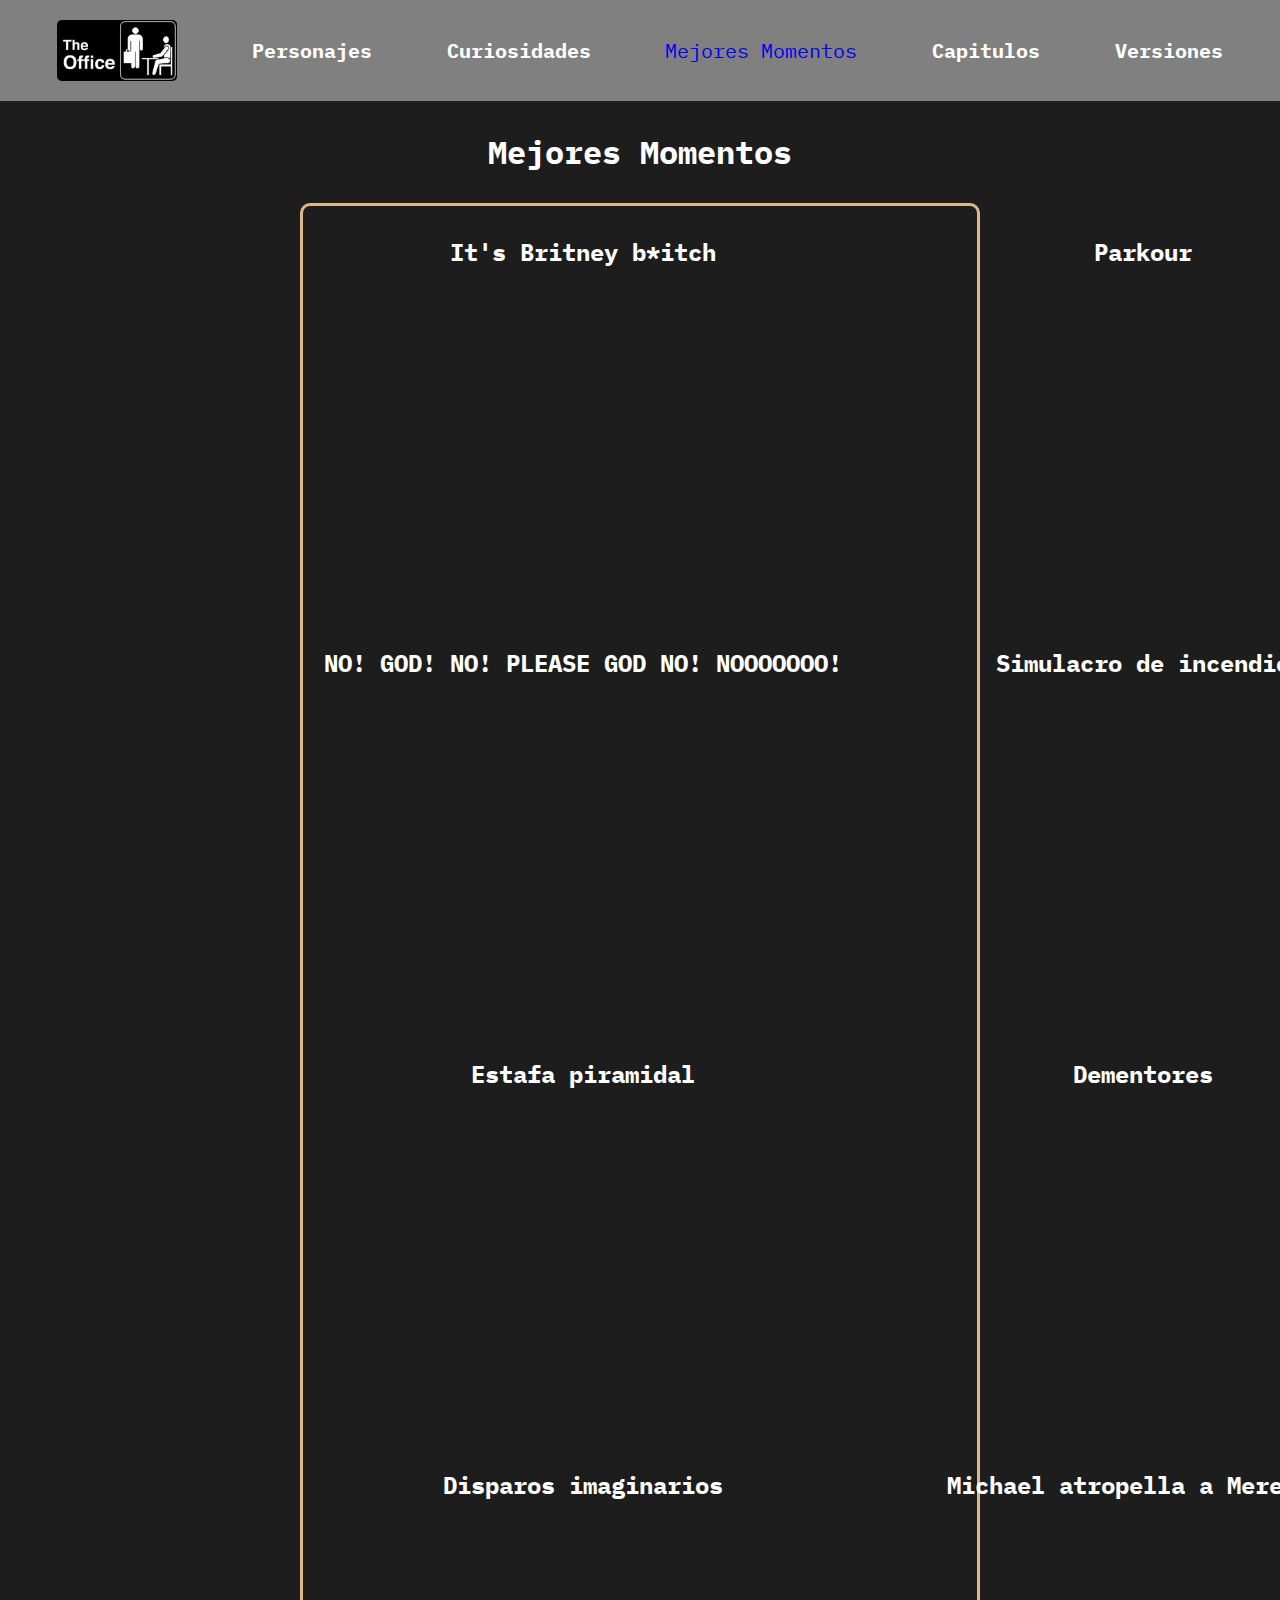
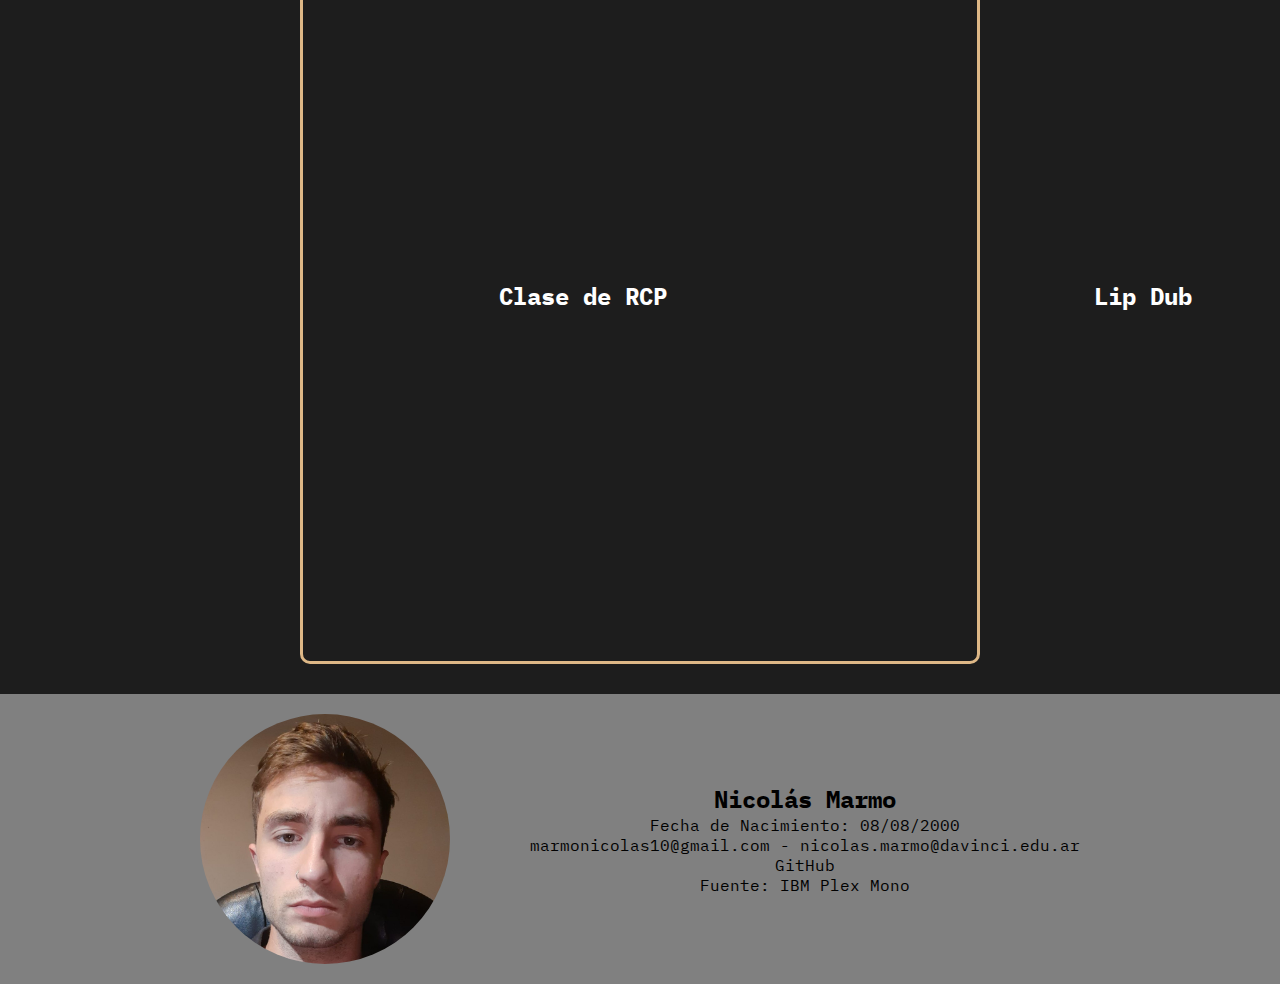
<file: mejoresMomentos.html>
<!DOCTYPE html>
<html lang="es">

<head>
    <meta charset="UTF-8">
    <meta http-equiv="X-UA-Compatible" content="IE=edge">
    <meta name="viewport" content="width=device-width, initial-scale=1.0">
    <link rel="stylesheet" href="public/css/momentosStyle.css">
    <link rel="preconnect" href="https://fonts.googleapis.com">
    <link rel="preconnect" href="https://fonts.gstatic.com" crossorigin>
    <link href="https://fonts.googleapis.com/css2?family=IBM+Plex+Mono:wght@200&display=swap" rel="stylesheet">
    <link rel="shortcut icon" href="public/img/logo/favicon/logo.ico">
    <title>Mejores Momentos</title>
</head>

<body>
    <header>
        <ul class="menu-header">
            <li>
                <a href="index.html" class="menu-options"><img src="public/img/logo/logo.png" alt="Logo The Office"></a>
            </li>
            <li>
                <a href="personajes.html" class="menu-options">Personajes</a>
            </li>
            <li>
                <a href="curiosidades.html" class="menu-options">Curiosidades</a>
            </li>
            <li>
                <a class="d" href="mejoresMomentos.html" class="menu-options">Mejores Momentos</a>
            </li>
            <li>
                <a href="capitulos.html" class="menu-options">Capitulos</a>
            </li>
            <li>
                <a href="versiones.html" class="menu-options">Versiones</a>
            </li>
        </ul>
    </header>
    <main>
        <h1>Mejores Momentos</h1>
        <section>
            <div class="cont-momentos">
                <div class="momento">
                    <h2 lang="en">It's Britney b*itch</h2>
                    <iframe width="560" height="315" src="https://www.youtube.com/embed/00qHWp5eiHM"
                        title="YouTube video player" frameborder="0"
                        allow="accelerometer; autoplay; clipboard-write; encrypted-media; gyroscope; picture-in-picture"
                        allowfullscreen></iframe>
                </div>
                <div class="momento">
                    <h2 lang="en">Parkour</h2>
                    <iframe width="560" height="315" src="https://www.youtube.com/embed/0Kvw2BPKjz0"
                        title="YouTube video player" frameborder="0"
                        allow="accelerometer; autoplay; clipboard-write; encrypted-media; gyroscope; picture-in-picture"
                        allowfullscreen></iframe>
                </div>
                <div class="momento">
                    <h2 lang="en">NO! GOD! NO! PLEASE GOD NO! NOOOOOOO!</h2>
                    <iframe width="560" height="315" src="https://www.youtube.com/embed/ee7u_q6kahE"
                        title="YouTube video player" frameborder="0"
                        allow="accelerometer; autoplay; clipboard-write; encrypted-media; gyroscope; picture-in-picture"
                        allowfullscreen></iframe>
                </div>
                <div class="momento">
                    <h2>Simulacro de incendio</h2>
                    <iframe width="560" height="315" src="https://www.youtube.com/embed/Bx6e_1a18ow"
                        title="YouTube video player" frameborder="0"
                        allow="accelerometer; autoplay; clipboard-write; encrypted-media; gyroscope; picture-in-picture"
                        allowfullscreen></iframe>
                </div>
                <div class="momento">
                    <h2>Estafa piramidal</h2>
                    <iframe width="560" height="315" src="https://www.youtube.com/embed/HyYCtn9_Wus"
                        title="YouTube video player" frameborder="0"
                        allow="accelerometer; autoplay; clipboard-write; encrypted-media; gyroscope; picture-in-picture"
                        allowfullscreen></iframe>
                </div>
                <div class="momento">
                    <h2>Dementores</h2>
                    <iframe width="560" height="315" src="https://www.youtube.com/embed/a7RoP1LKMeM"
                        title="YouTube video player" frameborder="0"
                        allow="accelerometer; autoplay; clipboard-write; encrypted-media; gyroscope; picture-in-picture"
                        allowfullscreen></iframe>
                </div>
                <div class="momento">
                    <h2>Disparos imaginarios</h2>
                    <iframe width="560" height="315" src="https://www.youtube.com/embed/cb5DITStXlI"
                        title="YouTube video player" frameborder="0"
                        allow="accelerometer; autoplay; clipboard-write; encrypted-media; gyroscope; picture-in-picture"
                        allowfullscreen></iframe>
                </div>
                <div class="momento">
                    <h2>Michael atropella a Meredith</h2>
                    <iframe width="560" height="315" src="https://www.youtube.com/embed/CGNC_q1-dnM"
                        title="YouTube video player" frameborder="0"
                        allow="accelerometer; autoplay; clipboard-write; encrypted-media; gyroscope; picture-in-picture"
                        allowfullscreen></iframe>
                </div>
                <div class="momento">
                    <h2>Clase de RCP</h2>
                    <iframe width="560" height="315" src="https://www.youtube.com/embed/ssIY8NYwvh4"
                        title="YouTube video player" frameborder="0"
                        allow="accelerometer; autoplay; clipboard-write; encrypted-media; gyroscope; picture-in-picture"
                        allowfullscreen></iframe>
                </div>
                <div class="momento">
                    <h2 lang="en">Lip Dub</h2>
                    <iframe width="560" height="315" src="https://www.youtube.com/embed/mfokPqeSNcw"
                        title="YouTube video player" frameborder="0"
                        allow="accelerometer; autoplay; clipboard-write; encrypted-media; gyroscope; picture-in-picture"
                        allowfullscreen></iframe>
                </div>
            </div>
        </section>
    </main>
    <footer>
        <img src="public/img/footer/fotoPerfil.jpg" alt="Foto perfil Nicolas Marmo">
        <ul>
            <li>
                <h2>Nicolás Marmo</h2>
            </li>
            <li>Fecha de Nacimiento: 08/08/2000</li>
            <li>marmonicolas10@gmail.com - nicolas.marmo@davinci.edu.ar</li>
            <li><a href="https://github.com/nicomarmo">GitHub</a></li>
            <li><a href="https://fonts.google.com/specimen/IBM+Plex+Mono">Fuente: IBM Plex Mono</a></li>
        </ul>
    </footer>
</body>

</html>
</file>
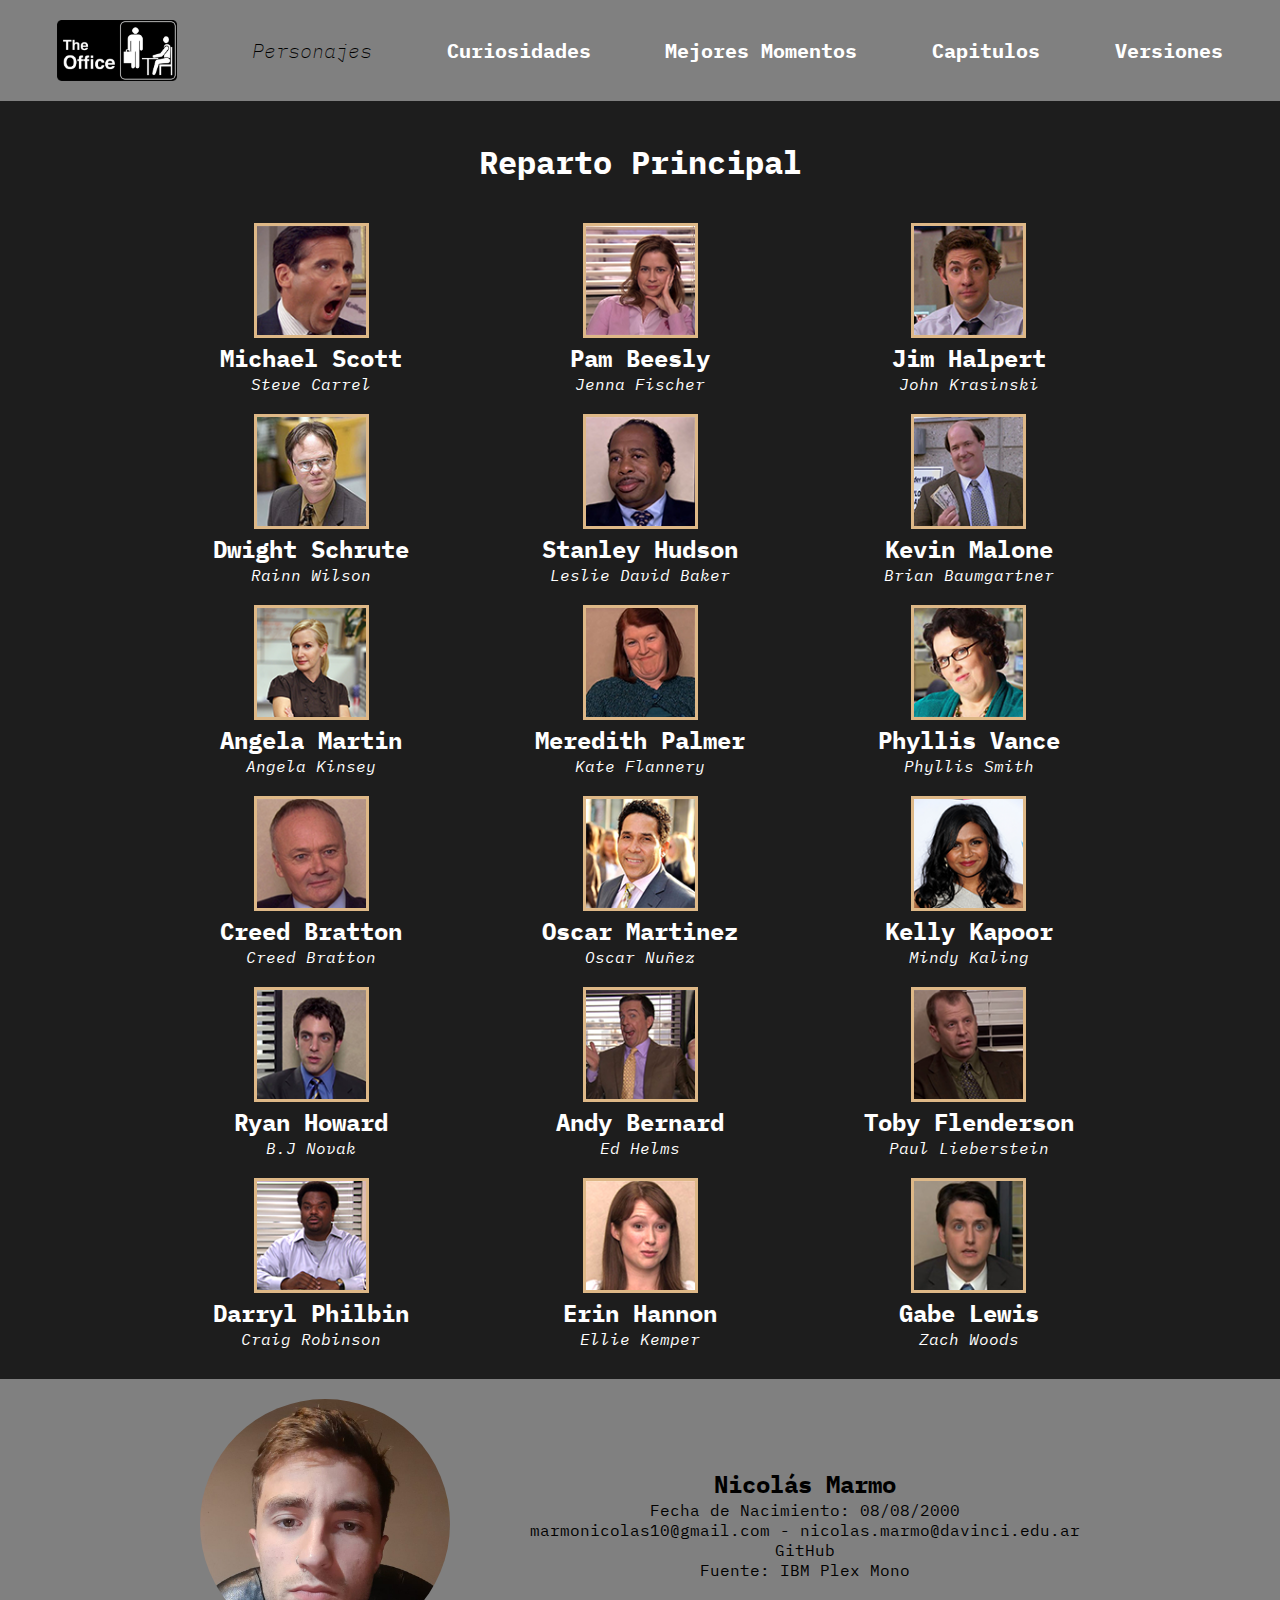
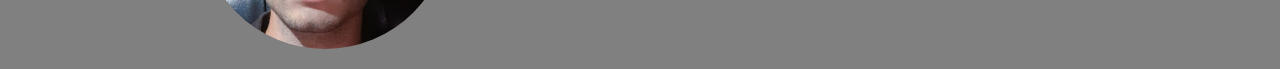
<file: personajes.html>
<!DOCTYPE html>
<html lang="es">

<head>
    <meta charset="UTF-8">
    <meta http-equiv="X-UA-Compatible" content="IE=edge">
    <meta name="viewport" content="width=device-width, initial-scale=1.0">
    <link rel="stylesheet" href="./public/css/personajesStyle.css">
    <link rel="preconnect" href="https://fonts.googleapis.com">
    <link rel="preconnect" href="https://fonts.gstatic.com" crossorigin>
    <link href="https://fonts.googleapis.com/css2?family=IBM+Plex+Mono:wght@200&display=swap" rel="stylesheet">
    <link rel="shortcut icon" href="public/img/logo/favicon/logo.ico">
    <title>Personajes</title>
</head>

<body>
    <header>
        <ul class="menu-header">
            <li>
                <a href="index.html" class="menu-options"><img src="public/img/logo/logo.png" alt="Logo The Office"></a>
            </li>
            <li>
                <a class="d" href="personajes.html" class="menu-options">Personajes</a>
            </li>
            <li>
                <a href="curiosidades.html" class="menu-options">Curiosidades</a>
            </li>
            <li>
                <a href="mejoresMomentos.html" class="menu-options">Mejores Momentos</a>
            </li>
            <li>
                <a href="capitulos.html" class="menu-options">Capitulos</a>
            </li>
            <li>
                <a href="versiones.html" class="menu-options">Versiones</a>
            </li>
        </ul>
    </header>
    <main>
        <h1 class="title">Reparto Principal</h1>
        <section>
            <div class="perfiles">
                <div class="perfil">
                    <abbr title="Michael Scott"><a target="_blank" href="https://es.wikipedia.org/wiki/Steve_Carell"><img
                                src="./public/img/fotoPerfil/michaelScottPJ.png" alt="Michael Scott"></a></abbr>
                    <h2 lang="en">Michael Scott</h2>
                    <em>
                        <p lang="en">Steve Carrel</p>
                    </em>
                </div>

                <div class="perfil">
                    <abbr title="Pam Beesly"><a target="_blank" href="https://es.wikipedia.org/wiki/Jenna_Fischer"><img
                                src="./public/img/fotoPerfil/pamBeeslyPJ.png" alt="Pam Beesly"></a></abbr>
                    <h2 lang="en">Pam Beesly</h2>
                    <em>
                        <p lang="en">Jenna Fischer</p>
                    </em>
                </div>

                <div class="perfil">
                    <abbr title="Jim Halpert"><a target="_blank" href="https://es.wikipedia.org/wiki/John_Krasinski"><img
                                src="./public/img/fotoPerfil/jimHalpertPJ.png" alt="Jim Halpert"></a></abbr>
                    <h2 lang="en">Jim Halpert</h2>
                    <em>
                        <p lang="en">John Krasinski</p>
                    </em>
                </div>

                <div class="perfil">
                    <abbr title="Dwight Schrute"><a target="_blank" href="https://es.wikipedia.org/wiki/Rainn_Wilson"><img
                                src="./public/img/fotoPerfil/dwightSchrutePJ.png" alt="Dwight Schrute"></a></abbr>
                    <h2 lang="en">Dwight Schrute</h2>
                    <em>
                        <p lang="en">Rainn Wilson</p>
                    </em>
                </div>

                <div class="perfil">
                    <abbr title="Stanley Hudson"><a target="_blank" href="https://es.wikipedia.org/wiki/Leslie_David_Baker"><img
                                src="./public/img/fotoPerfil/stanleyHudsonPJ.png" alt="Stanley Hudson"></a></abbr>
                    <h2 lang="en">Stanley Hudson</h2>
                    <em>
                        <p lang="en">Leslie David Baker</p>
                    </em>
                </div>

                <div class="perfil">
                    <abbr title="Kevin Malone"><a target="_blank" href="https://es.wikipedia.org/wiki/Brian_Baumgartner"><img
                                src="./public/img/fotoPerfil/kevinMalonePJ.png" alt="Kevin Malone"></a></abbr>
                    <h2 lang="en">Kevin Malone</h2>
                    <em>
                        <p lang="en">Brian Baumgartner</p>
                    </em>
                </div>

                <div class="perfil">
                    <abbr title="Angela Martin"><a target="_blank" href="https://es.wikipedia.org/wiki/Angela_Kinsey"><img
                                src="./public/img/fotoPerfil/angelaMartinPJ.png" alt="Angela Martin"></a></abbr>
                    <h2 lang="en">Angela Martin</h2>
                    <em>
                        <p lang="en">Angela Kinsey</p>
                    </em>
                </div>

                <div class="perfil">
                    <abbr title="Meredith Palmer"><a target="_blank" href="https://es.wikipedia.org/wiki/Kate_Flannery"><img
                                src="./public/img/fotoPerfil/meredithPalmerPJ.png" alt="Meredith Palmer"></a></abbr>
                    <h2 lang="en">Meredith Palmer</h2>
                    <em>
                        <p lang="en">Kate Flannery</p>
                    </em>
                </div>

                <div class="perfil">
                    <abbr title="Phylis Vance"><a target="_blank" href="https://es.wikipedia.org/wiki/Phyllis_Smith"><img
                                src="./public/img/fotoPerfil/phylisVancePJ.png" alt="Phylis Vance"></a></abbr>
                    <h2 lang="en">Phyllis Vance</h2>
                    <em>
                        <p lang="en">Phyllis Smith</p>
                    </em>

                </div>

                <div class="perfil">
                    <abbr title="Creed Bratton"><a target="_blank" href="https://es.wikipedia.org/wiki/Creed_Bratton"><img
                                src="./public/img/fotoPerfil/creedBrattonPJ.png" alt="Creed Bratton"></a></abbr>
                    <h2 lang="en">Creed Bratton</h2>
                    <em>
                        <p lang="en">Creed Bratton</p>
                    </em>

                </div>

                <div class="perfil">
                    <abbr title="Oscar Nuñez"><a target="_blank"
                            href="https://es.wikipedia.org/wiki/%C3%93scar_N%C3%BA%C3%B1ez_(actor_cubano)"><img
                                src="./public/img/fotoPerfil/oscarNunezPJ.png" alt="Oscar Nuñez"></a></abbr>
                    <h2 lang="en">Oscar Martinez</h2>
                    <em>
                        <p lang="en">Oscar Nuñez</p>
                    </em>
                </div>

                <div class="perfil">
                    <abbr title="Mindy Kapoor"><a target="_blank" href="https://es.wikipedia.org/wiki/Mindy_Kaling"><img
                                src="./public/img/fotoPerfil/mindyKapoorPJ.png" alt="Kelly Kapoor"></a></abbr>
                    <h2 lang="en">Kelly Kapoor</h2>
                    <em>
                        <p lang="en">Mindy Kaling</p>
                    </em>
                </div>

                <div class="perfil">
                    <abbr title="Ryan Howard"><a target="_blank" href="https://es.wikipedia.org/wiki/B._J._Novak"><img
                                src="./public/img/fotoPerfil/ryanHowardPJ.png" alt="Ryan Howard"></a></abbr>
                    <h2 lang="en">Ryan Howard</h2>
                    <em>
                        <p lang="en">B.J Novak</p>
                    </em>
                </div>


                <div class="perfil">
                    <abbr title="Andy Bernard"><a target="_blank" href="https://es.wikipedia.org/wiki/Ed_Helms"><img
                                src="./public/img/fotoPerfil/andyBernardPJ.png" alt="Andy Bernard"></a></abbr>
                    <h2 lang="en">Andy Bernard</h2>
                    <em>
                        <p lang="en">Ed Helms</p>
                    </em>
                </div>

                <div class="perfil">
                    <abbr title="Toby Flanderson"><a target="_blank" href="https://es.wikipedia.org/wiki/Paul_Lieberstein"><img
                                src="./public/img/fotoPerfil/tobyFlandersonPJ.png" alt="Toby Flanderson"></a></abbr>
                    <h2 lang="en">Toby Flenderson</h2>
                    <em>
                        <p lang="en">Paul Lieberstein</p>
                    </em>
                </div>

                <div class="perfil">
                    <abbr title="Darryl Philbin"><a target="_blank" href="https://es.wikipedia.org/wiki/Craig_Robinson"><img
                                src="./public/img/fotoPerfil/darrylPhilbinPJ.png" alt="Darryl Philbin"></a></abbr>
                    <h2 lang="en">Darryl Philbin</h2>
                    <em>
                        <p lang="en">Craig Robinson</p>
                    </em>
                </div>

                <div class="perfil">
                    <abbr title="Erin Hannon"><a target="_blank" href="https://es.wikipedia.org/wiki/Ellie_Kemper"><img
                                src="./public/img/fotoPerfil/erinHannonPJ.png" alt="Erin Hannon"></a></abbr>
                    <h2 lang="en">Erin Hannon</h2>
                    <em>
                        <p lang="en">Ellie Kemper</p>
                    </em>
                </div>

                <div class="perfil">
                    <abbr title="Gabe Lewis"><a target="_blank" href="https://es.wikipedia.org/wiki/Zach_Woods"><img
                                src="./public/img/fotoPerfil/gabeLewisPJ.png" alt="Gabe Lewis"></a></abbr>
                    <h2 lang="en">Gabe Lewis</h2>
                    <em>
                        <p lang="en">Zach Woods</p>
                    </em>
                </div>
            </div>
        </section>
    </main>
    <footer>
        <img src="public/img/footer/fotoPerfil.jpg" alt="Foto perfil Nicolas Marmo">
        <ul>
            <li>
                <h2>Nicolás Marmo</h2>
            </li>
            <li>Fecha de Nacimiento: 08/08/2000</li>
            <li>marmonicolas10@gmail.com - nicolas.marmo@davinci.edu.ar</li>
            <li><a href="https://github.com/nicomarmo">GitHub</a></li>
            <li><a href="https://fonts.google.com/specimen/IBM+Plex+Mono">Fuente: IBM Plex Mono</a></li>
        </ul>
    </footer>
</body>

</html>
</file>
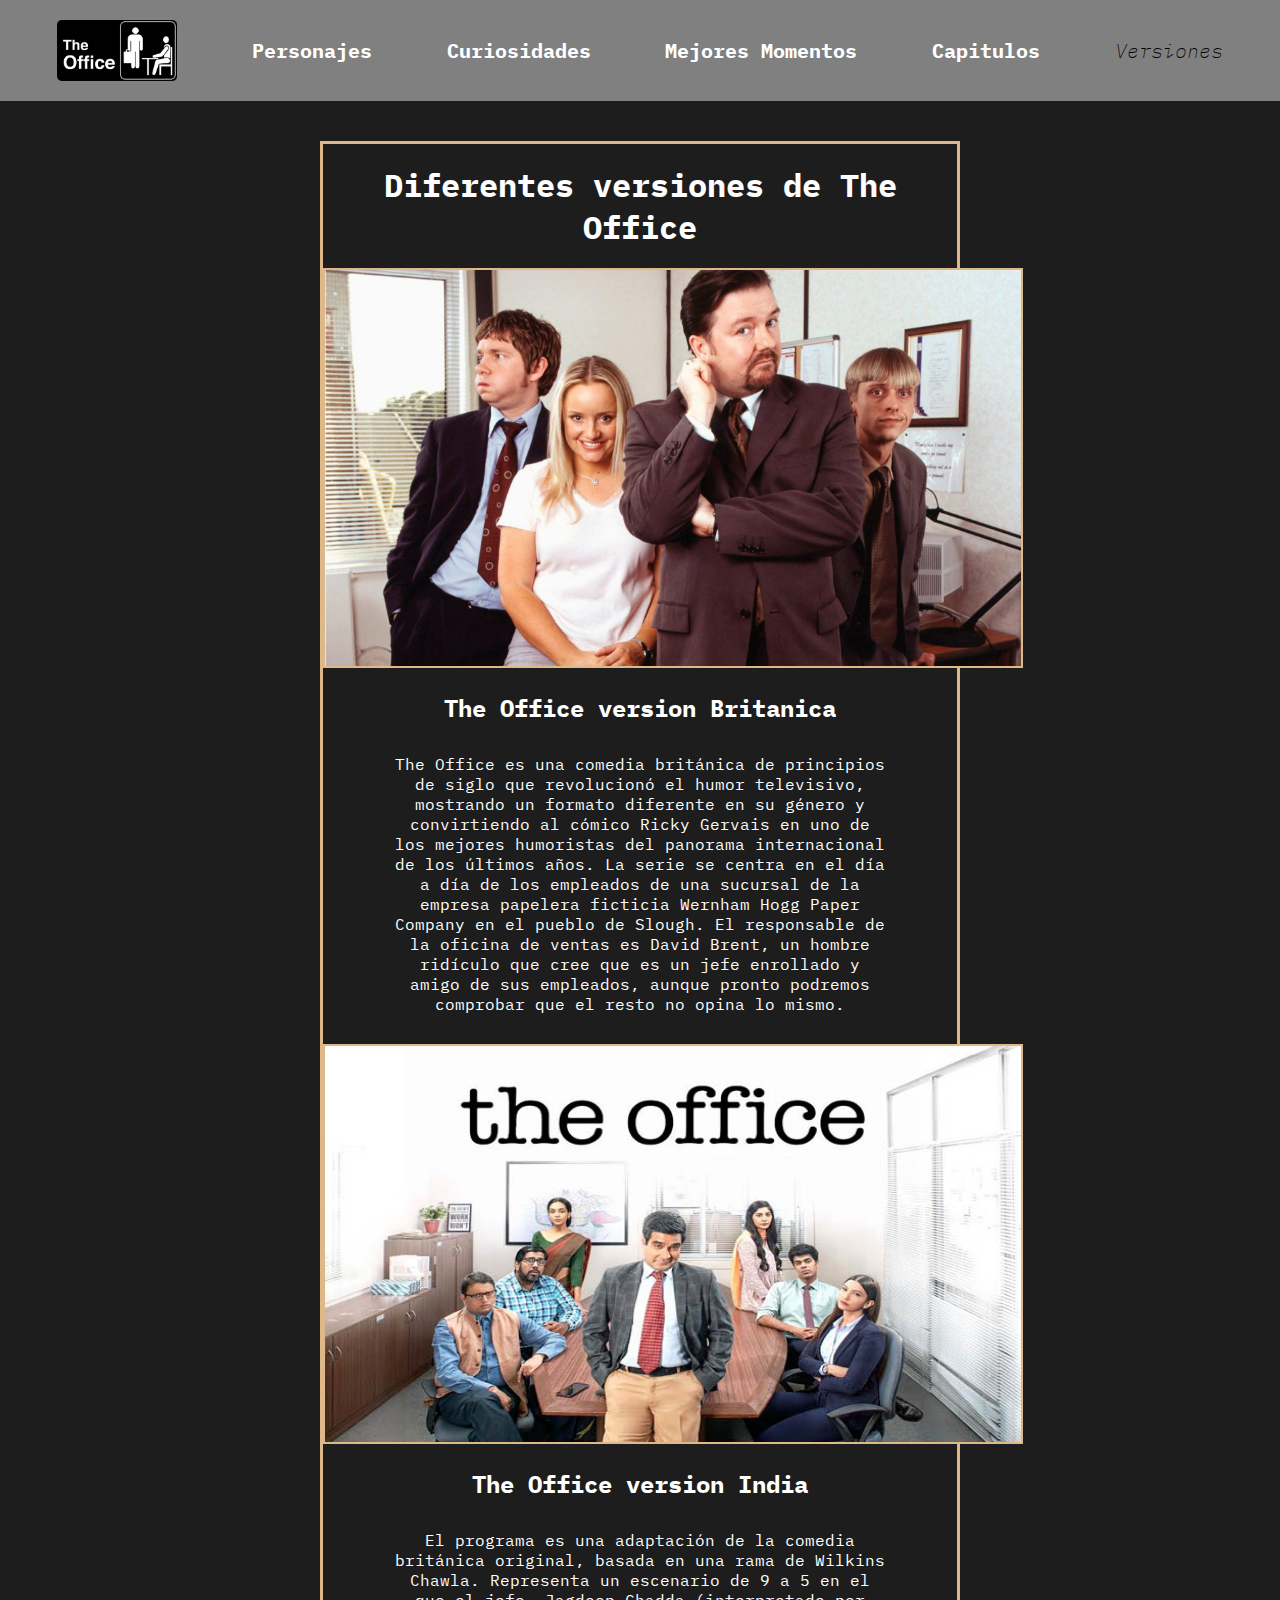
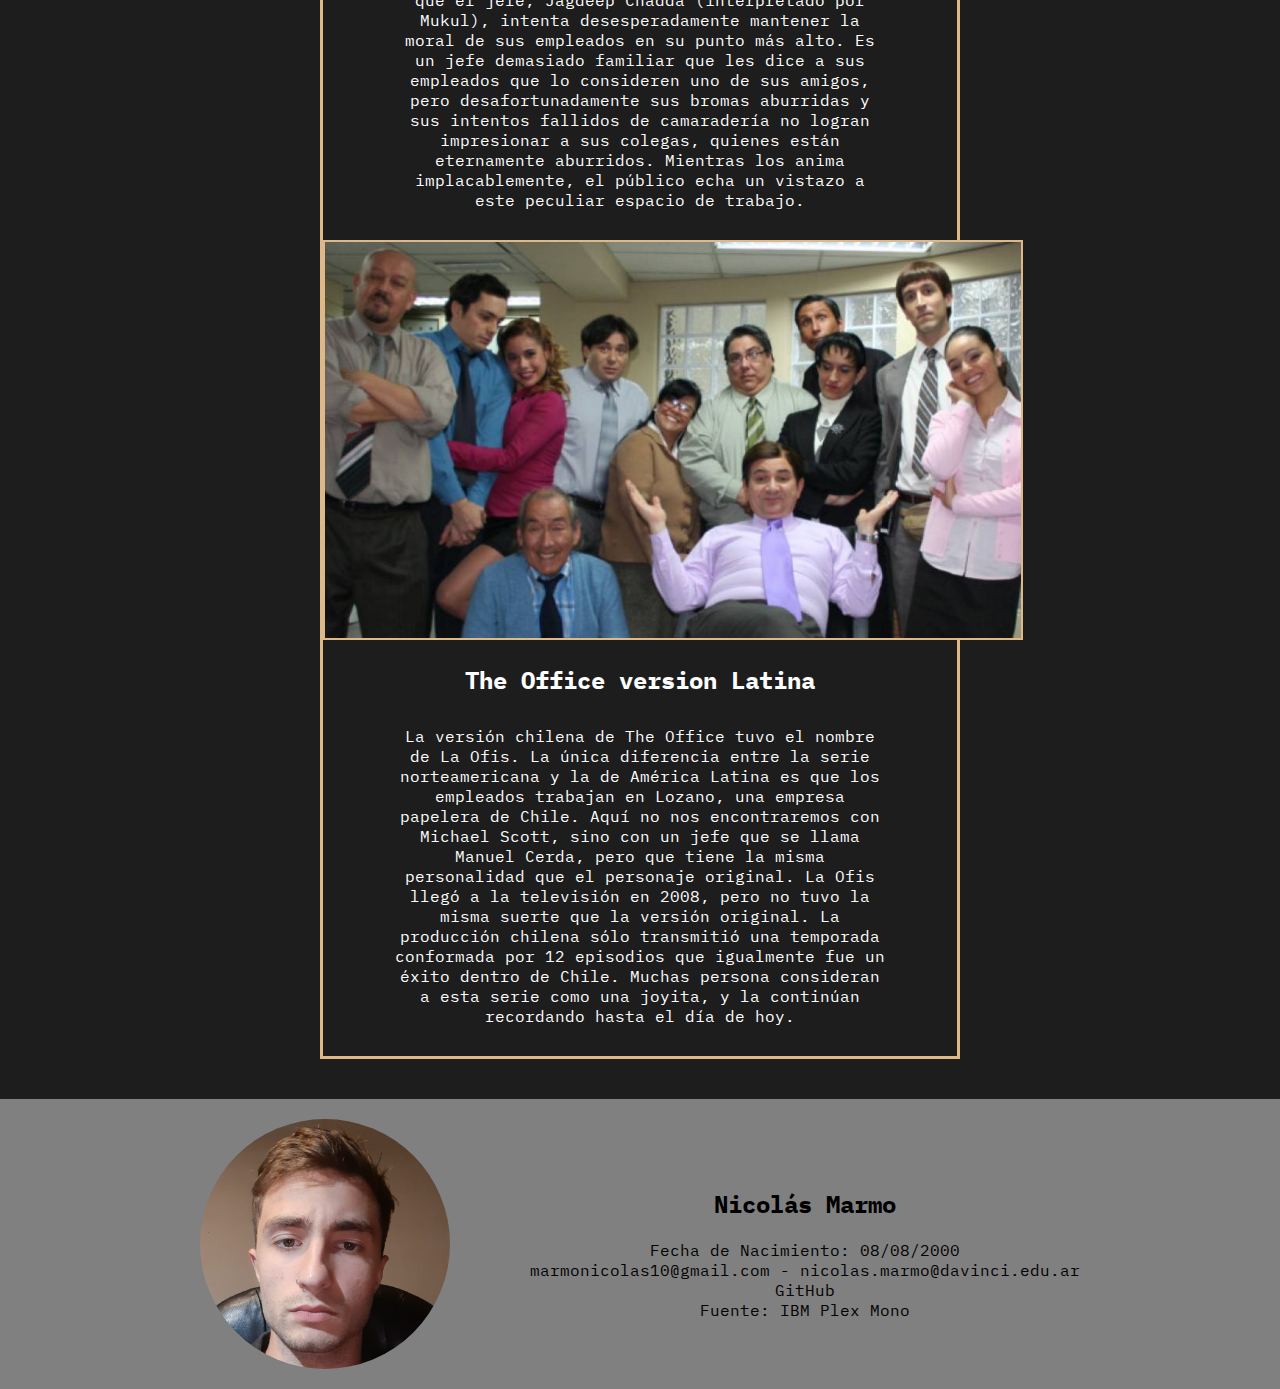
<file: versiones.html>
<!DOCTYPE html>
<html lang="en">

<head>
    <meta charset="UTF-8">
    <meta http-equiv="X-UA-Compatible" content="IE=edge">
    <meta name="viewport" content="width=device-width, initial-scale=1.0">
    <link rel="stylesheet" href="public/css/versionesStyle.css">
    <link rel="preconnect" href="https://fonts.googleapis.com">
    <link rel="preconnect" href="https://fonts.gstatic.com" crossorigin>
    <link href="https://fonts.googleapis.com/css2?family=IBM+Plex+Mono:wght@200&display=swap" rel="stylesheet">
    <link rel="shortcut icon" href="public/img/logo/favicon/logo.ico">
    <title>Versiones</title>
</head>

<body>
    <header>
        <ul class="menu-header">
            <li>
                <a href="index.html" class="menu-options"><img src="public/img/logo/logo.png" alt="Logo The Office"></a>
            </li>
            <li>
                <a href="personajes.html" class="menu-options">Personajes</a>
            </li>
            <li>
                <a href="curiosidades.html" class="menu-options">Curiosidades</a>
            </li>
            <li>
                <a href="mejoresMomentos.html" class="menu-options">Mejores Momentos</a>
            </li>
            <li>
                <a href="capitulos.html" class="menu-options">Capitulos</a>
            </li>
            <li>
                <a class="d" href="versiones.html" class="menu-options">Versiones</a>
            </li>
        </ul>
    </header>
    <main>
        <section>
            <div class="cajaCentral">
                <h1>Diferentes versiones de The Office</h1>
                <div>
                    <img src="public/img/versiones/british.jpg" alt="Reparto serie Britanica">
                    <h2><span lang="en">The Office</span> version Britanica</h2>
                    <p><span lang="en">The Office</span> es una comedia británica de principios de siglo que revolucionó el humor televisivo,
                        mostrando un formato diferente en su género y convirtiendo al cómico Ricky Gervais en uno de los
                        mejores humoristas del panorama internacional de los últimos años.
                        La serie se centra en el día a día de los empleados de una sucursal de la empresa papelera
                        ficticia <span lang="en">Wernham Hogg Paper Company</span> en el pueblo de <span lang="en">Slough</span>. El responsable de la oficina de
                        ventas es <span lang="en">David Brent</span>, un hombre ridículo que cree que es un jefe enrollado y amigo de sus
                        empleados, aunque pronto podremos comprobar que el resto no opina lo mismo.
                    </p>
                </div>
                <div>
                    <img src="public/img/versiones/india.jpg" alt="Reparto serie India">
                    <h2><span lang="en">The Office</span> version India</h2>
                    <p>El programa es una adaptación de la comedia británica original, basada en una rama de <span lang="en">Wilkins
                        Chawla</span>. Representa un escenario de 9 a 5 en el que el jefe, <span lang="en">Jagdeep Chadda</span> (interpretado por
                        Mukul), intenta desesperadamente mantener la moral de sus empleados en su punto más alto. Es un
                        jefe demasiado familiar que les dice a sus empleados que lo consideren uno de sus amigos, pero
                        desafortunadamente sus bromas aburridas y sus intentos fallidos de camaradería no logran
                        impresionar a sus colegas, quienes están eternamente aburridos. Mientras los anima
                        implacablemente, el público echa un vistazo a este peculiar espacio de trabajo.</p>
                </div>
                <div>
                    <img src="public/img/versiones/latina.jpg" alt="Reparto serie Latina">
                    <h2><span lang="en">The Office</span> version Latina</h2>
                    <p>La versión chilena de <span lang="en">The Office</span> tuvo el nombre de La Ofis. La única diferencia entre la serie
                        norteamericana y la de América Latina es que los empleados trabajan en Lozano, una empresa
                        papelera de Chile. Aquí no nos encontraremos con Michael Scott, sino con un jefe que se llama
                        Manuel Cerda, pero que tiene la misma personalidad que el personaje original.
                        La Ofis llegó a la televisión en 2008, pero no tuvo la misma suerte que la versión original. La
                        producción chilena sólo transmitió una temporada conformada por 12 episodios que igualmente fue
                        un éxito dentro de Chile. Muchas persona consideran a esta serie como una joyita, y la continúan
                        recordando hasta el día de hoy.</p>
                </div>
            </div>
        </section>
    </main>
    <footer>
        <img src="public/img/footer/fotoPerfil.jpg" alt="Foto perfil Nicolas Marmo">
        <ul>
            <li>
                <h2>Nicolás Marmo</h2>
            </li>
            <li>Fecha de Nacimiento: 08/08/2000</li>
            <li>marmonicolas10@gmail.com - nicolas.marmo@davinci.edu.ar</li>
            <li><a href="https://github.com/nicomarmo">GitHub</a></li>
            <li><a href="https://fonts.google.com/specimen/IBM+Plex+Mono">Fuente: IBM Plex Mono</a></li>
        </ul>
    </footer>
</body>

</html>
</file>
<file: public/css/style.css>
* {
    margin: 0;
    padding: 0;
    box-sizing: border-box;
    font-family: 'IBM Plex Mono', monospace;
}

header {
    background-color: grey;
    font-size: 20px;
    padding: 20px;
}

.menu-header {
    list-style: none;
    display: flex;
    justify-content: space-around;
    align-items: center;

}

.menu-options {
    color: black;
    display: flex;
    justify-content: space-around;
    flex-direction: row;
    color: white;
    font-weight: bold;
}

header img {
    width: 120px;
}

header a:hover{
    box-shadow: 4px 6px 16px -10px rgba(0,0,0,0.75);
    color: black;
}


a {
    text-decoration: none;
}

.parrafoI img, .parrafoD img {
    width: 350px;
    height: 200px;
    margin: auto;
    border: 1px solid burlywood;
}

.parrafoD p,
.parrafoI p {
    width: 1030px;
    margin: auto;
}

.parrafoI {
    display: flex;
    flex-direction: row-reverse;
    margin: 30px 250px 0px 250px;
    text-align: center;
    font-size: 20px;
    background-color: rgb(71, 71, 71);
    border-radius: 12px;
    padding: 10px;
    box-shadow: 10px 10px 5px 0px rgba(0, 0, 0, 0.75);
    height: 300px;
}

.parrafoD {
    display: flex;
    margin: 30px 250px 0px 250px;
    text-align: center;
    font-size: 20px;
    background-color: rgb(71, 71, 71);
    border-radius: 12px;
    padding: 10px;
    box-shadow: 10px 10px 5px 0px rgba(0, 0, 0, 0.75);
    height: 300px;
}

.parrafoC {
    display: flex;
    justify-content: center;
    margin: 30px 250px 0px 250px;
    text-align: center;
    font-size: 20px;
    border-radius: 12px;
    padding: 10px;
    height: 300px;
}

form {
    display: flex;
    align-items: center;
    border: 1px grey solid;
    border-radius: 12px;
    text-align: left;
    background: rgb(105,105,105);
    background: linear-gradient(0deg, rgba(105,105,105,1) 0%, rgba(0,0,0,1) 100%);

}

form h2{
    padding: 10px;
}

.cajita{
    text-align: center;
    padding: auto 20px 10px 20px;
}

.parrafoC input,
textarea {
    border-radius: 7px;
    padding: 4px;
    margin-top: 4px;
}

.parrafoC label{
    display: none;
}

.parrafoC ul {
    list-style: none;
    margin-bottom: 20px;
}

button{
    border: solid 1px black;
    padding: 3px;
    background-color: rgb(167, 167, 167);
    border-radius: 7px;
    font-style: bold;
}

.tittle {
    text-align: center;
    margin-top: 40px;
    margin-bottom: 40px;
}

.foto-central {
    width: 100%;
    border-top: 3px solid rgb(29, 29, 29);
    box-shadow: 10px 10px 5px 0px rgba(0, 0, 0, 0.75);
}

h1 {
    display: none;
}

body {
    background-color: rgb(29, 29, 29);
    color: white
}

footer {
    background-color: grey;
    margin-top: 30px;
    text-align: center;
    color: black;
    display: flex;
    align-items: center;
    justify-content: center;
    align-content: center;
    padding: 20px;
}

footer img {
    width: 250px;
    height: 250px;
    border-radius: 50%;
}

footer ul {
    list-style: none;
    margin-left: 80px;
}

footer a {
    color: black;
}
</file>
<file: public/css/capitulosStyle.css>
* {
    margin: 0;
    padding: 0;
    box-sizing: border-box;
    font-family: 'IBM Plex Mono', monospace;
}

header {
    background-color: grey;
    font-size: 20px;
    padding: 20px;
}

.menu-header {
    list-style: none;
    display: flex;
    justify-content: space-around;
    align-items: center;

}

.menu-options {
    color: black;
    display: flex;
    justify-content: space-around;
    flex-direction: row;
    color: white;
    font-weight: bold;
}

.d{
    color: black;
    font-style: oblique;
    font-weight: 200;
}

header img {
    width: 120px;
}

header a:hover{
    box-shadow: 4px 6px 16px -10px rgba(0,0,0,0.75);
    color: black;
}

header a {
    text-decoration: none;
}

body {
    background-color: rgb(29, 29, 29);
    color: white;

}

h1 {
    text-align: center;
    margin-top: 30px;
}

.temporada {
    border: solid 2px grey;
    display: grid;
    grid-template-columns: 1fr 1fr 1fr;
    gap: 10%;
    justify-items: center;
    row-gap: 20px;
    max-width: 60vw;
    height: 600px;
    margin: 50px auto 50px auto;
    text-align: center;
    align-items: center;
}

.temporada:hover{
    box-shadow: 3px 4px 19px 3px rgba(0,0,0,0.73);
}

.temporada ol {
    margin: 20px 0px 20px 0px;
    width: 300px;
}

.temporada img {
    margin: auto;
    width: 250px;
    height: 335px;
}


footer{
    background-color: grey;
    margin-top: 30px ;
    text-align: center;
    color: black;
    display: flex;
    align-items: center;
    justify-content: center;
    align-content: center;
    padding: 20px;
}

footer img{
    width: 250px;
    height: 250px;
    border-radius: 50%;
}

footer ul{
    list-style: none;
    margin-left	: 80px;
}

footer a{
    color: black;
}
</file>
<file: public/css/curiosidadesStyle.css>
*{
    margin: 0;
    padding: 0;
    box-sizing: border-box;
    font-family: 'IBM Plex Mono', monospace;
}

header{
    background-color: grey;
    font-size: 20px;
    padding: 20px;
}

.menu-header{
    list-style: none;
    display: flex;
    justify-content: space-around;
    align-items: center;

}

.menu-options{
    color: black;
    display: flex;
    justify-content: space-around;
    flex-direction: row;
    color: white;
    font-weight: bold;
}

.d{
    color: black;
    font-style: oblique;
    font-weight: 200;
}

header img{
    width: 120px;
}

header a:hover{
    box-shadow: 4px 6px 16px -10px rgba(0,0,0,0.75);
    color: black;
}

a{
    text-decoration: none;
}

body{
    background-color: rgb(29, 29, 29);
    color: white
}

h1{
    text-align: center;
    margin-top: 30px;
}

.cont-curiosidades{
    display: grid;
    grid-template-columns: 1fr 1fr;
} 

.curiosidades{
    text-align: center;
    margin: 30px 100px 30px 100px;
}

.curiosidades img{
    width: 500px;
    height: 300px;
    border: 3px solid burlywood;
    border-radius: 10px;
}

.curiosidades p{
    margin: 20px;
}

.curiosidades h2{
    margin: 10px;
}

footer{
    background-color: grey;
    margin-top: 30px ;
    text-align: center;
    color: black;
    display: flex;
    align-items: center;
    justify-content: center;
    align-content: center;
    padding: 20px;
}

footer img{
    width: 250px;
    height: 250px;
    border-radius: 50%;
}

footer ul{
    list-style: none;
    margin-left	: 80px;
}

footer a{
    color: black;
}
</file>
<file: public/css/momentosStyle.css>
*{
    margin: 0;
    padding: 0;
    box-sizing: border-box;
    font-family: 'IBM Plex Mono', monospace;
}

header{
    background-color: grey;
    font-size: 20px;
    padding: 20px;
}

.menu-header{
    list-style: none;
    display: flex;
    justify-content: space-around;
    align-items: center;

}

.menu-options{
    color: black;
    display: flex;
    justify-content: space-around;
    flex-direction: row;
    color: white;
    font-weight: bold;
}

header img{
    width: 120px;
}


a{
    text-decoration: none;
}

h1{
    margin: 30px;
    text-align: center;
}



.cont-momentos{
    /*background-image: url("../img/mejoresMomentos/pizarra.jpg");*/
    margin: 30px 300px auto 300px;
    border: burlywood 3px solid;
    border-radius: 10px;
    display: grid;
    grid-template-columns: 1fr 1fr;
}

.momento img{
    width: 500px;
    height: 250px;
    margin-bottom: 5px;
}

.momento{
    margin: 30px auto;
    text-align: center;
    color: white;
}

.momento a{
    background-color: black;
    border-radius: 5px;
    margin: 5px 0px 0px 400px;
    padding: 3px;
    text-align: right;
    color: white;
}








body{
    background-color: rgb(29, 29, 29);
    color: white
}
footer{
    background-color: grey;
    margin-top: 30px ;
    text-align: center;
    color: black;
    display: flex;
    align-items: center;
    justify-content: center;
    align-content: center;
    padding: 20px;
}

footer img{
    width: 250px;
    height: 250px;
    border-radius: 50%;
}

footer ul{
    list-style: none;
    margin-left	: 80px;
}

footer a{
    color: black;
}
</file>
<file: public/css/personajesStyle.css>
*{
    margin: 0;
    padding: 0;
    box-sizing: border-box;
    font-family: 'IBM Plex Mono', monospace;
}
.menu-header{
    list-style: none;
    display: flex;
    justify-content: space-around;
    align-items: center;
}

.menu-options{
    color: black;
    display: flex;
    justify-content: space-around;
    flex-direction: row;
    color: white;
    font-weight: bold;
}

header img{
    width: 120px;
}

.d{
    color: black;
    font-style: oblique;
    font-weight: 200;
}

header a:hover{
    box-shadow: 4px 6px 16px -10px rgba(0,0,0,0.75);
    color: black;
}

a{
    text-decoration: none;
}

.perfiles{
    display: grid;
    grid-template-columns: 1fr 1fr 1fr;
    gap: 10%;
    justify-items: center;
    row-gap: 20px;
    max-width: 70vw;
    margin: auto;
}

.perfil{
    display: flex;
    flex-direction: column;
    align-items: center;
    justify-content: center;
}

.perfil img{
    width: 115px;
    border: 3px solid burlywood;
}

.perfil img:hover{
    box-shadow: 3px 4px 19px 3px rgba(0,0,0,0.73);
    width: 116px;
    height: 116px;
}

.title{
    text-align: center;
    margin-top: 40px;
    margin-bottom: 40px;
}

header{
    background-color: grey;
    font-size: 20px;
    padding: 20px;
}
body{
    background-color: rgb(29, 29, 29);
    color: white
}
footer{
    background-color: grey;
    margin-top: 30px ;
    text-align: center;
    color: black;
    display: flex;
    align-items: center;
    justify-content: center;
    align-content: center;
    padding: 20px;
}

footer img{
    width: 250px;
    height: 250px;
    border-radius: 50%;
}

footer ul{
    list-style: none;
    margin-left	: 80px;
}

footer a{
    color: black;
}
</file>
<file: public/css/versionesStyle.css>
*{
    margin: 0;
    padding: 0;
    box-sizing: border-box;
    font-family: 'IBM Plex Mono', monospace;
}
.menu-header{
    list-style: none;
    display: flex;
    justify-content: space-around;
    align-items: center;
}

.menu-options{
    color: black;
    display: flex;
    justify-content: space-around;
    flex-direction: row;
    color: white;
    font-weight: bold;
}

header img{
    width: 120px;
}

.d{
    color: black;
    font-style: oblique;
    font-weight: 200;
}

header a:hover{
    box-shadow: 4px 6px 16px -10px rgba(0,0,0,0.75);
    color: black;
}

a{
    text-decoration: none;
}
header{
    background-color: grey;
    font-size: 20px;
    padding: 20px;
}
body{
    background-color: rgb(29, 29, 29);
    color: white;
}
footer{
    background-color: grey;
    margin-top: 30px ;
    text-align: center;
    color: black;
    display: flex;
    align-items: center;
    justify-content: center;
    align-content: center;
    padding: 20px;
}

footer img{
    width: 250px;
    height: 250px;
    border-radius: 50%;
}

footer ul{
    list-style: none;
    margin-left	: 80px;
}

footer a{
    color: black;
}

.cajaCentral{
    border: 3px burlywood solid;
    margin: 40px 25% 40px 25%;
    text-align: center;
}

.cajaCentral p{
    margin: 30px 70px 30px 70px;
}

.cajaCentral img{
    border: 2px burlywood solid;
    width: 700px;
    height: 400px;
}

h1{
    margin: 20px;
    font-size: xx-large;
}

h2{
    margin: 20px;
}
</file>
